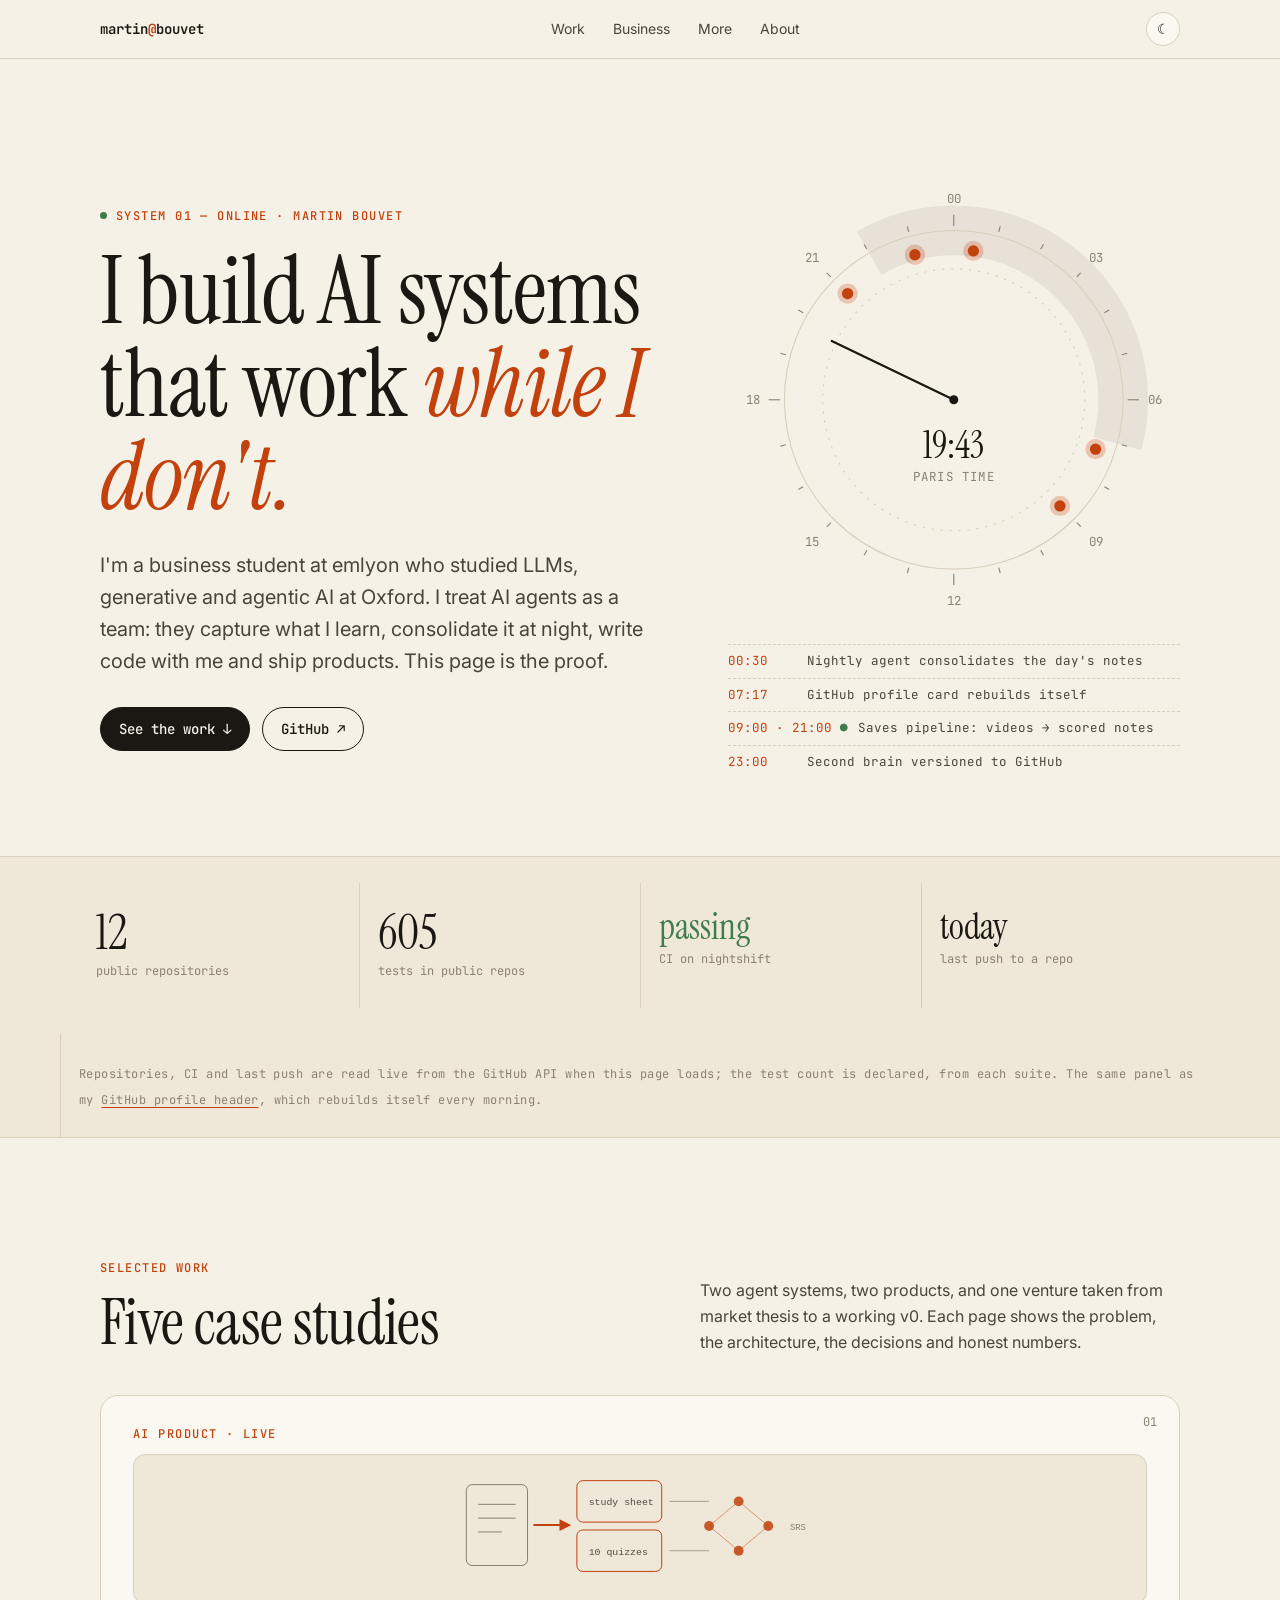
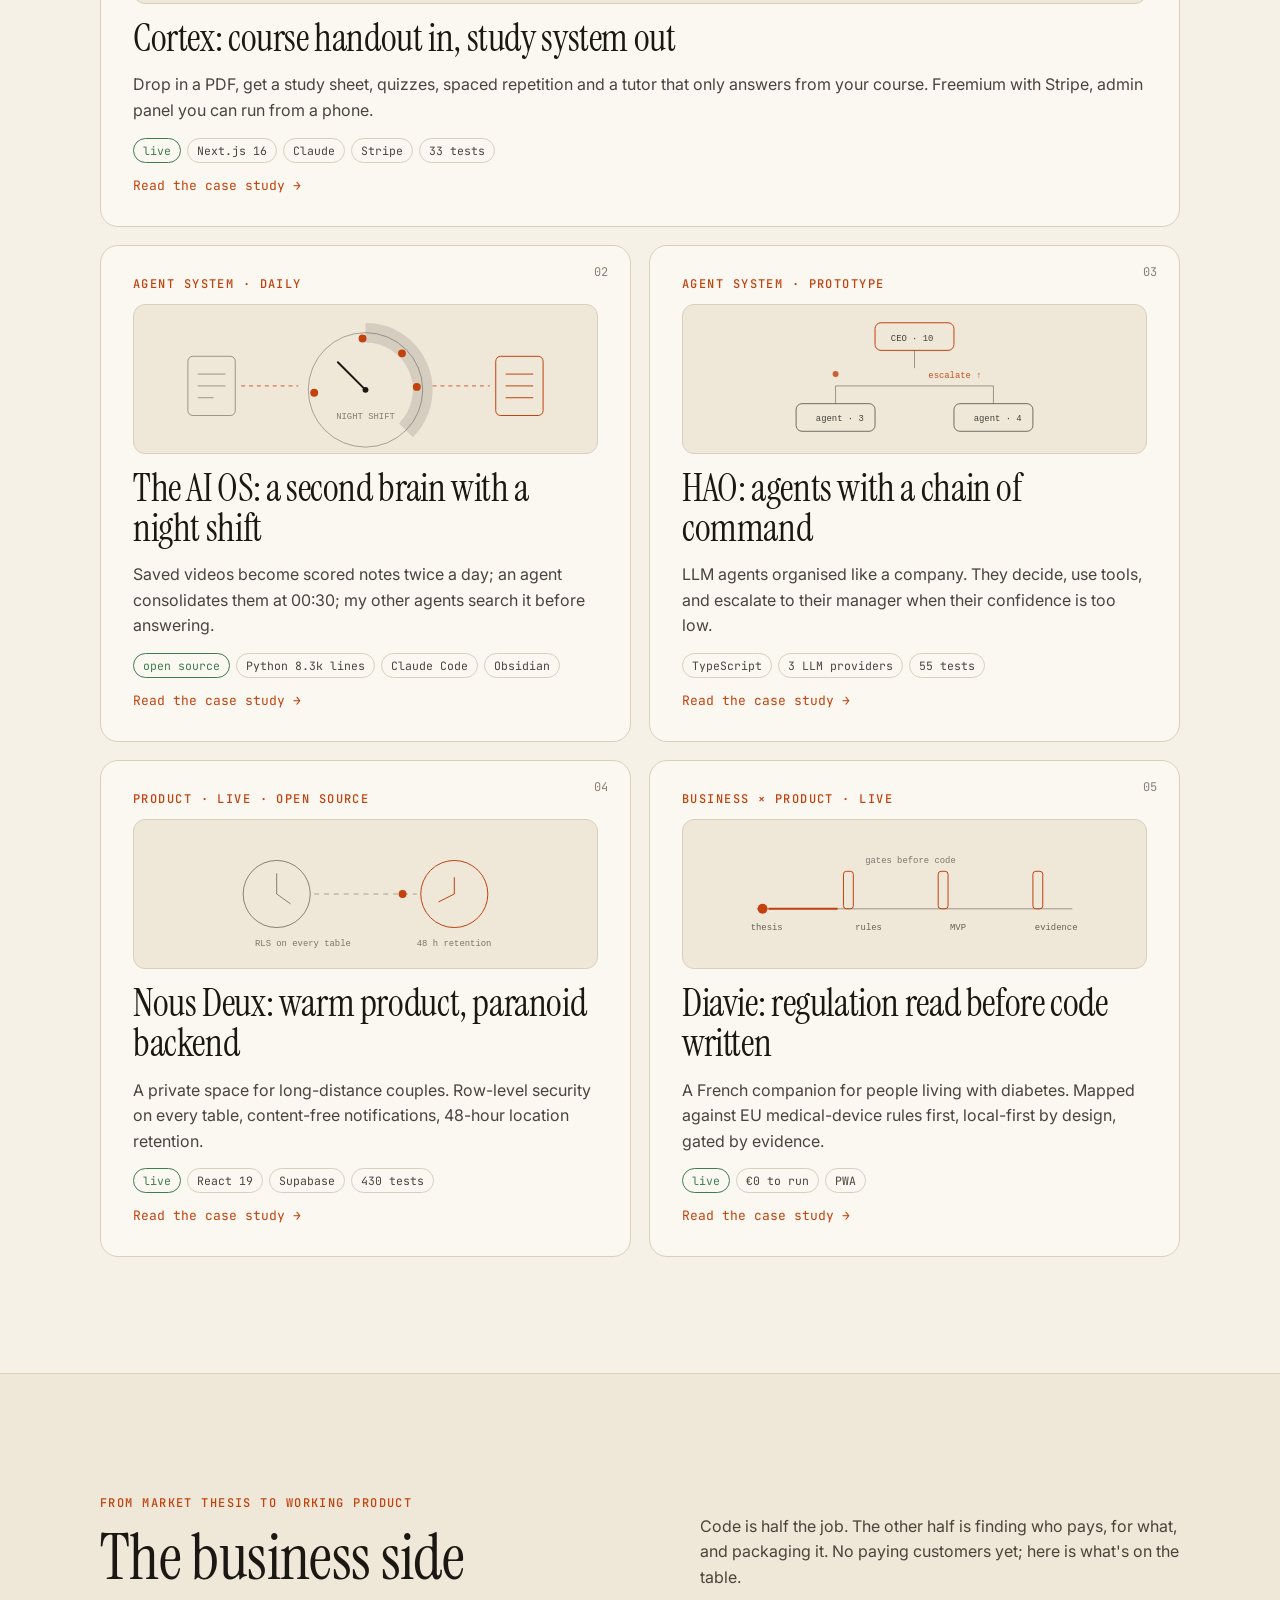
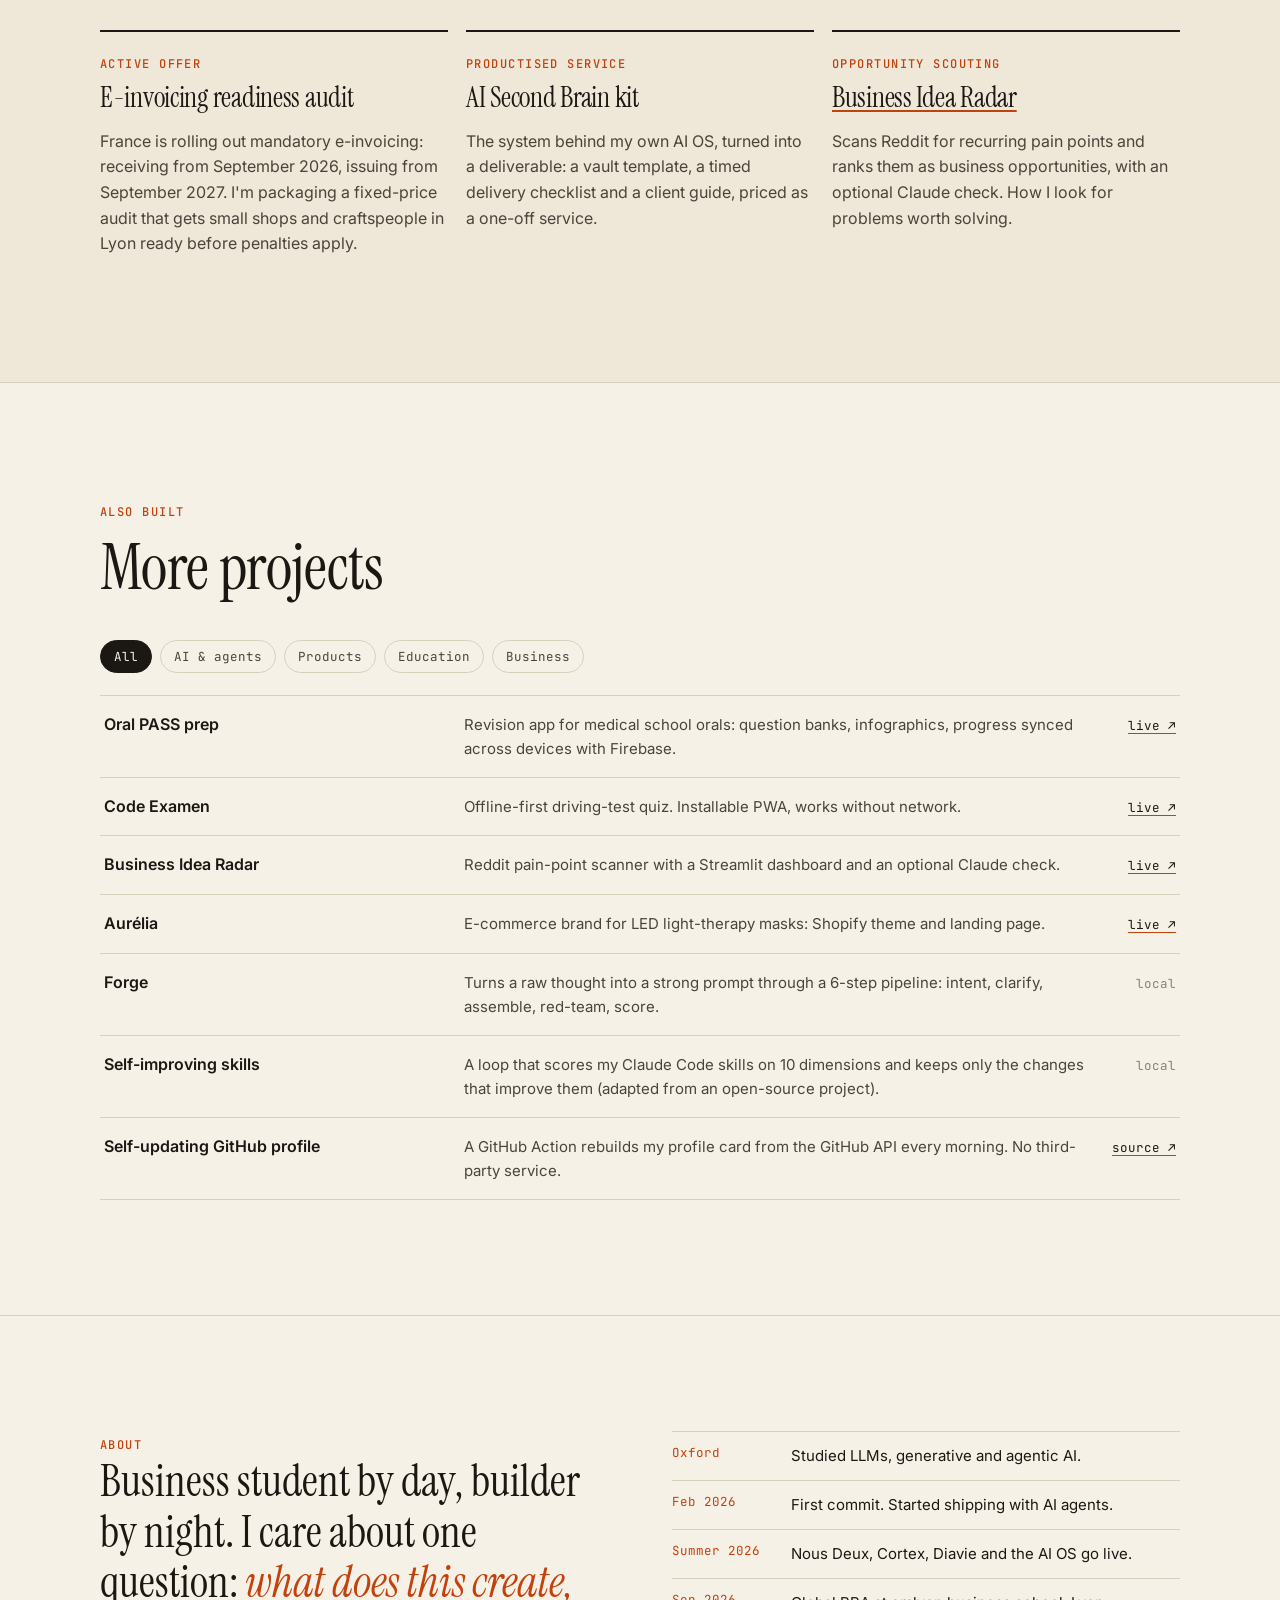
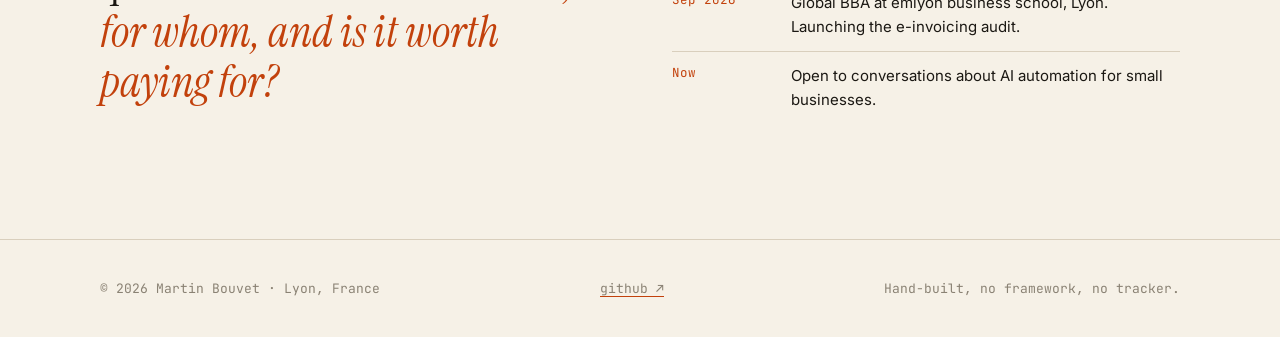
<file: index.html>
<!doctype html>
<html lang="en">
<head>
<meta charset="utf-8">
<meta name="viewport" content="width=device-width, initial-scale=1, viewport-fit=cover">
<title>Martin Bouvet — I build AI systems that work while I don't</title>
<meta name="description" content="Portfolio of Martin Bouvet, business student at emlyon who studied generative and agentic AI at Oxford. AI agents, a second brain that works overnight, and products shipped from market thesis to code.">
<meta property="og:title" content="Martin Bouvet — I build AI systems that work while I don't">
<meta property="og:description" content="AI agents, a second brain that works overnight, and products shipped from market thesis to code.">
<meta property="og:type" content="website">
<meta property="og:image" content="https://martinbouvet2000-tech.github.io/assets/og.png">
<meta property="og:image:width" content="1200">
<meta property="og:image:height" content="630">
<meta name="twitter:card" content="summary_large_image">
<meta name="twitter:image" content="https://martinbouvet2000-tech.github.io/assets/og.png">
<meta property="og:url" content="https://martinbouvet2000-tech.github.io/">
<link rel="preconnect" href="https://fonts.googleapis.com"><link rel="preconnect" href="https://fonts.gstatic.com" crossorigin>
<link href="https://fonts.googleapis.com/css2?family=Instrument+Serif:ital@0;1&family=Inter:wght@400;500;600&family=JetBrains+Mono:wght@400;500&display=swap" rel="stylesheet">
<link rel="stylesheet" href="assets/style.css">
<link rel="icon" href="assets/favicon.svg">
</head>
<body>
<nav class="nav"><div class="wrap">
  <a class="brand" href="./">martin<b>@</b>bouvet</a>
  <ul>
    <li><a href="#work">Work</a></li>
    <li class="hide-s"><a href="#business">Business</a></li>
    <li class="hide-s"><a href="#more">More</a></li>
    <li><a href="#about">About</a></li>
  </ul>
  <button class="theme-btn" aria-label="Toggle theme">☾</button>
</div></nav>

<header class="hero"><div class="wrap hero-grid">
  <div>
    <span class="kicker status-line"><i class="dot" aria-hidden="true"></i>System 01 — online · Martin Bouvet</span>
    <h1>I build AI systems that work <em>while I don't.</em></h1>
    <p class="lede">I'm a business student at emlyon who studied LLMs, generative and agentic AI at Oxford. I treat AI agents as a team: they capture what I learn, consolidate it at night, write code with me and ship products. This page is the proof.</p>
    <div class="cta">
      <a class="btn primary" href="#work">See the work ↓</a>
      <a class="btn" href="https://github.com/martinbouvet2000-tech" target="_blank" rel="noopener">GitHub ↗</a>
    </div>
  </div>
  <div class="dial-box reveal">
    <svg class="dial" viewBox="0 0 400 400" role="img" aria-label="24-hour dial showing when my automated systems run, with the current Paris time"></svg>
    <ul class="legend" aria-label="Scheduled systems, Paris time"></ul>
  </div>
</div></header>

<script type="application/json" id="jobs">
[
  {"label": "Nightly agent consolidates the day's notes", "at": [0.5]},
  {"label": "GitHub profile card rebuilds itself", "at": [7.28]},
  {"label": "Saves pipeline: videos → scored notes", "at": [9, 21]},
  {"label": "Second brain versioned to GitHub", "at": [23]}
]
</script>

<div class="numbers" id="status"><div class="wrap">
  <div><b data-k="repos">12</b><span>public repositories</span></div>
  <div><b data-k="tests">605</b><span>tests in public repos</span></div>
  <div><b data-k="ci">passing</b><span>CI on nightshift</span></div>
  <div><b data-k="ship">today</b><span>last push to a repo</span></div>
</div>
<div class="status-note"><span>Repositories, CI and last push are read live from the GitHub API when this page loads; the test count is declared, from each suite. The same panel as my <a href="https://github.com/martinbouvet2000-tech">GitHub profile header</a>, which rebuilds itself every morning.</span></div>
</div>

<section class="block" id="work"><div class="wrap">
  <div class="sec-head">
    <div><span class="kicker">Selected work</span><h2>Five case studies</h2></div>
    <p>Two agent systems, two products, and one venture taken from market thesis to a working v0. Each page shows the problem, the architecture, the decisions and honest numbers.</p>
  </div>
  <div class="cases">
    <a class="case wide reveal" href="work/cortex.html">
      <span class="num">01</span>
      <span class="kicker">AI product · live</span>
      <div class="case-art" aria-hidden="true"><svg viewBox="0 0 400 150" preserveAspectRatio="xMidYMid meet">
<g fill="none" stroke="currentColor" stroke-opacity=".5"><rect x="24" y="30" width="62" height="82" rx="6"/><path d="M36 50h38M36 64h38M36 78h24"/></g>
<path d="M92 71h36" stroke="var(--accent)" stroke-width="2" marker-end="url(#a1)"/>
<defs><marker id="a1" viewBox="0 0 10 10" refX="8" refY="5" markerWidth="6" markerHeight="6" orient="auto"><path d="M0 0L10 5L0 10z" fill="var(--accent)"/></marker></defs>
<g fill="none" stroke="var(--accent)"><rect x="136" y="26" width="86" height="42" rx="6"/><rect x="136" y="76" width="86" height="42" rx="6"/></g>
<g fill="currentColor" font-family="ui-monospace,monospace" font-size="10" opacity=".75"><text x="148" y="51">study sheet</text><text x="148" y="101">10 quizzes</text></g>
<g fill="none" stroke="currentColor" stroke-opacity=".35"><path d="M230 47h40M230 97h40"/></g>
<g fill="var(--accent)" opacity=".85"><circle cx="300" cy="47" r="5"/><circle cx="330" cy="72" r="5"/><circle cx="300" cy="97" r="5"/><circle cx="270" cy="72" r="5"/></g>
<g stroke="var(--accent)" stroke-opacity=".5" fill="none"><path d="M270 72l30-25 30 25-30 25z"/></g>
<text x="352" y="76" fill="currentColor" opacity=".5" font-family="ui-monospace,monospace" font-size="9">SRS</text></svg></div>
      <h3>Cortex: course handout in, study system out</h3>
      <p>Drop in a PDF, get a study sheet, quizzes, spaced repetition and a tutor that only answers from your course. Freemium with Stripe, admin panel you can run from a phone.</p>
      <div class="meta"><span class="tag live">live</span><span class="tag">Next.js 16</span><span class="tag">Claude</span><span class="tag">Stripe</span><span class="tag">33 tests</span></div>
      <span class="arrow">Read the case study →</span>
    </a>
    <a class="case reveal" href="work/ai-os.html">
      <span class="num">02</span>
      <span class="kicker">Agent system · daily</span>
      <div class="case-art" aria-hidden="true"><svg viewBox="0 0 400 150" preserveAspectRatio="xMidYMid meet">
<g transform="translate(200,86)">
<path d="M0 -58 A58 58 0 0 1 41 41" fill="none" stroke="currentColor" stroke-opacity=".12" stroke-width="20"/>
<circle r="58" fill="none" stroke="currentColor" stroke-opacity=".35"/>
<g fill="var(--accent)"><circle cx="-3" cy="-52" r="4"/><circle cx="37" cy="-37" r="4"/><circle cx="52" cy="-3" r="4"/><circle cx="-52" cy="3" r="4"/></g>
<line x1="0" y1="0" x2="-28" y2="-28" stroke="currentColor" stroke-width="2" stroke-linecap="round"/><circle r="3" fill="currentColor"/>
<text y="30" text-anchor="middle" fill="currentColor" opacity=".5" font-family="ui-monospace,monospace" font-size="9">NIGHT SHIFT</text></g>
<g fill="none" stroke="currentColor" stroke-opacity=".4"><rect x="20" y="52" width="48" height="60" rx="5"/><path d="M30 70h28M30 82h28M30 94h16"/></g>
<g fill="none" stroke="var(--accent)"><rect x="332" y="52" width="48" height="60" rx="5"/><path d="M342 70h28M342 82h28M342 94h28"/></g>
<path d="M74 82h58M268 82h58" stroke="var(--accent)" stroke-dasharray="4 4" opacity=".8"/></svg></div>
      <h3>The AI OS: a second brain with a night shift</h3>
      <p>Saved videos become scored notes twice a day; an agent consolidates them at 00:30; my other agents search it before answering.</p>
      <div class="meta"><span class="tag live">open source</span><span class="tag">Python 8.3k lines</span><span class="tag">Claude Code</span><span class="tag">Obsidian</span></div>
      <span class="arrow">Read the case study →</span>
    </a>
    <a class="case reveal" href="work/hao.html">
      <span class="num">03</span>
      <span class="kicker">Agent system · prototype</span>
      <div class="case-art" aria-hidden="true"><svg viewBox="0 0 400 150" preserveAspectRatio="xMidYMid meet">
<g stroke="currentColor" stroke-opacity=".4" fill="none"><path d="M200 46v18M120 100V82h160v18"/></g>
<g fill="none" stroke="var(--accent)"><rect x="160" y="18" width="80" height="28" rx="6"/></g>
<g fill="none" stroke="currentColor" stroke-opacity=".6"><rect x="80" y="100" width="80" height="28" rx="6"/><rect x="240" y="100" width="80" height="28" rx="6"/></g>
<g fill="currentColor" font-family="ui-monospace,monospace" font-size="9" opacity=".8"><text x="176" y="36">CEO · 10</text><text x="100" y="118">agent · 3</text><text x="260" y="118">agent · 4</text></g>
<g fill="var(--accent)"><circle cx="120" cy="92" r="3"><animate attributeName="cy" values="92;70;70" dur="3s" repeatCount="indefinite"/><animate attributeName="opacity" values="1;1;0" dur="3s" repeatCount="indefinite"/></circle></g>
<text x="214" y="74" fill="var(--accent)" font-family="ui-monospace,monospace" font-size="9" opacity=".9">escalate ↑</text></svg></div>
      <h3>HAO: agents with a chain of command</h3>
      <p>LLM agents organised like a company. They decide, use tools, and escalate to their manager when their confidence is too low.</p>
      <div class="meta"><span class="tag">TypeScript</span><span class="tag">3 LLM providers</span><span class="tag">55 tests</span></div>
      <span class="arrow">Read the case study →</span>
    </a>
    <a class="case reveal" href="work/nous-deux.html">
      <span class="num">04</span>
      <span class="kicker">Product · live · open source</span>
      <div class="case-art" aria-hidden="true"><svg viewBox="0 0 400 150" preserveAspectRatio="xMidYMid meet">
<g fill="none" stroke="currentColor" stroke-opacity=".5"><circle cx="110" cy="75" r="34"/><path d="M110 75V54M110 75l14 10"/></g>
<g fill="none" stroke="var(--accent)"><circle cx="290" cy="75" r="34"/><path d="M290 75V58M290 75l-16 8"/></g>
<path d="M148 75h104" stroke="currentColor" stroke-opacity=".35" stroke-dasharray="5 5"/>
<g fill="var(--accent)"><circle cx="200" cy="75" r="4"><animate attributeName="cx" values="152;248;152" dur="4s" repeatCount="indefinite"/></circle></g>
<g fill="currentColor" opacity=".55" font-family="ui-monospace,monospace" font-size="9"><text x="88" y="128">RLS on every table</text><text x="252" y="128">48 h retention</text></g></svg></div>
      <h3>Nous Deux: warm product, paranoid backend</h3>
      <p>A private space for long-distance couples. Row-level security on every table, content-free notifications, 48-hour location retention.</p>
      <div class="meta"><span class="tag live">live</span><span class="tag">React 19</span><span class="tag">Supabase</span><span class="tag">430 tests</span></div>
      <span class="arrow">Read the case study →</span>
    </a>
    <a class="case reveal" href="work/diavie.html">
      <span class="num">05</span>
      <span class="kicker">Business × product · live</span>
      <div class="case-art" aria-hidden="true"><svg viewBox="0 0 400 150" preserveAspectRatio="xMidYMid meet">
<g stroke="currentColor" stroke-opacity=".4" fill="none"><path d="M40 90h320"/></g>
<g font-family="ui-monospace,monospace" font-size="9" fill="currentColor" opacity=".65"><text x="34" y="112">thesis</text><text x="140" y="112">rules</text><text x="236" y="112">MVP</text><text x="322" y="112">evidence</text></g>
<g fill="none" stroke="var(--accent)"><rect x="128" y="52" width="10" height="38" rx="3"/><rect x="224" y="52" width="10" height="38" rx="3"/><rect x="320" y="52" width="10" height="38" rx="3"/></g>
<g fill="var(--accent)"><circle cx="46" cy="90" r="5"/></g>
<path d="M52 90h70" stroke="var(--accent)" stroke-width="2"/>
<text x="150" y="44" fill="currentColor" opacity=".55" font-family="ui-monospace,monospace" font-size="9">gates before code</text></svg></div>
      <h3>Diavie: regulation read before code written</h3>
      <p>A French companion for people living with diabetes. Mapped against EU medical-device rules first, local-first by design, gated by evidence.</p>
      <div class="meta"><span class="tag live">live</span><span class="tag">€0 to run</span><span class="tag">PWA</span></div>
      <span class="arrow">Read the case study →</span>
    </a>
  </div>
</div></section>

<section class="block" id="business" style="background:var(--bg-2);border-block:1px solid var(--line)"><div class="wrap">
  <div class="sec-head">
    <div><span class="kicker">From market thesis to working product</span><h2>The business side</h2></div>
    <p>Code is half the job. The other half is finding who pays, for what, and packaging it. No paying customers yet; here is what's on the table.</p>
  </div>
  <div class="biz">
    <article class="reveal">
      <span class="kicker">Active offer</span>
      <h3>E-invoicing readiness audit</h3>
      <p>France is rolling out mandatory e-invoicing: receiving from September 2026, issuing from September 2027. I'm packaging a fixed-price audit that gets small shops and craftspeople in Lyon ready before penalties apply.</p>
    </article>
    <article class="reveal">
      <span class="kicker">Productised service</span>
      <h3>AI Second Brain kit</h3>
      <p>The system behind my own AI OS, turned into a deliverable: a vault template, a timed delivery checklist and a client guide, priced as a one-off service.</p>
    </article>
    <article class="reveal">
      <span class="kicker">Opportunity scouting</span>
      <h3><a href="https://github.com/martinbouvet2000-tech/business-idea-radar">Business Idea Radar</a></h3>
      <p>Scans Reddit for recurring pain points and ranks them as business opportunities, with an optional Claude check. How I look for problems worth solving.</p>
    </article>
  </div>
</div></section>

<section class="block" id="more"><div class="wrap">
  <div class="sec-head">
    <div><span class="kicker">Also built</span><h2>More projects</h2></div>
  </div>
  <div class="filters" role="group" aria-label="Filter projects">
    <button data-f="all" aria-pressed="true">All</button>
    <button data-f="agents" aria-pressed="false">AI &amp; agents</button>
    <button data-f="product" aria-pressed="false">Products</button>
    <button data-f="learning" aria-pressed="false">Education</button>
    <button data-f="business" aria-pressed="false">Business</button>
  </div>
  <ul class="other">
    <li data-cat="learning product"><b>Oral PASS prep</b><span>Revision app for medical school orals: question banks, infographics, progress synced across devices with Firebase.</span><a href="https://martinbouvet2000-tech.github.io/Citation/">live ↗</a></li>
    <li data-cat="learning product"><b>Code Examen</b><span>Offline-first driving-test quiz. Installable PWA, works without network.</span><a href="https://martinbouvet2000-tech.github.io/code-examen/">live ↗</a></li>
    <li data-cat="agents business"><b>Business Idea Radar</b><span>Reddit pain-point scanner with a Streamlit dashboard and an optional Claude check.</span><a href="https://martinbouvet2000-tech.github.io/business-idea-radar/">live ↗</a></li>
    <li data-cat="product business"><b>Aurélia</b><span>E-commerce brand for LED light-therapy masks: Shopify theme and landing page.</span><a href="https://martinbouvet2000-tech.github.io/aurelia-masque/">live ↗</a></li>
    <li data-cat="agents"><b>Forge</b><span>Turns a raw thought into a strong prompt through a 6-step pipeline: intent, clarify, assemble, red-team, score.</span><a class="mute">local</a></li>
    <li data-cat="agents"><b>Self-improving skills</b><span>A loop that scores my Claude Code skills on 10 dimensions and keeps only the changes that improve them (adapted from an open-source project).</span><a class="mute">local</a></li>
    <li data-cat="agents"><b>Self-updating GitHub profile</b><span>A GitHub Action rebuilds my profile card from the GitHub API every morning. No third-party service.</span><a href="https://github.com/martinbouvet2000-tech/martinbouvet2000-tech">source ↗</a></li>
  </ul>
</div></section>

<section class="block" id="about" style="border-top:1px solid var(--line)"><div class="wrap about">
  <div class="reveal">
    <span class="kicker">About</span>
    <p class="big">Business student by day, builder by night. I care about one question: <em>what does this create, for whom, and is it worth paying for?</em></p>
  </div>
  <ol class="timeline reveal">
    <li><time>Oxford</time><span>Studied LLMs, generative and agentic AI.</span></li>
    <li><time>Feb 2026</time><span>First commit. Started shipping with AI agents.</span></li>
    <li><time>Summer 2026</time><span>Nous Deux, Cortex, Diavie and the AI OS go live.</span></li>
    <li><time>Sep 2026</time><span>Global BBA at emlyon business school, Lyon. Launching the e-invoicing audit.</span></li>
    <li><time>Now</time><span>Open to conversations about AI automation for small businesses.</span></li>
  </ol>
</div></section>

<footer><div class="wrap">
  <span>© 2026 Martin Bouvet · Lyon, France</span>
  <span><a href="https://github.com/martinbouvet2000-tech">github ↗</a></span>
  <span>Hand-built, no framework, no tracker.</span>
</div></footer>
<script src="assets/main.js"></script>
</body>
</html>
</file>
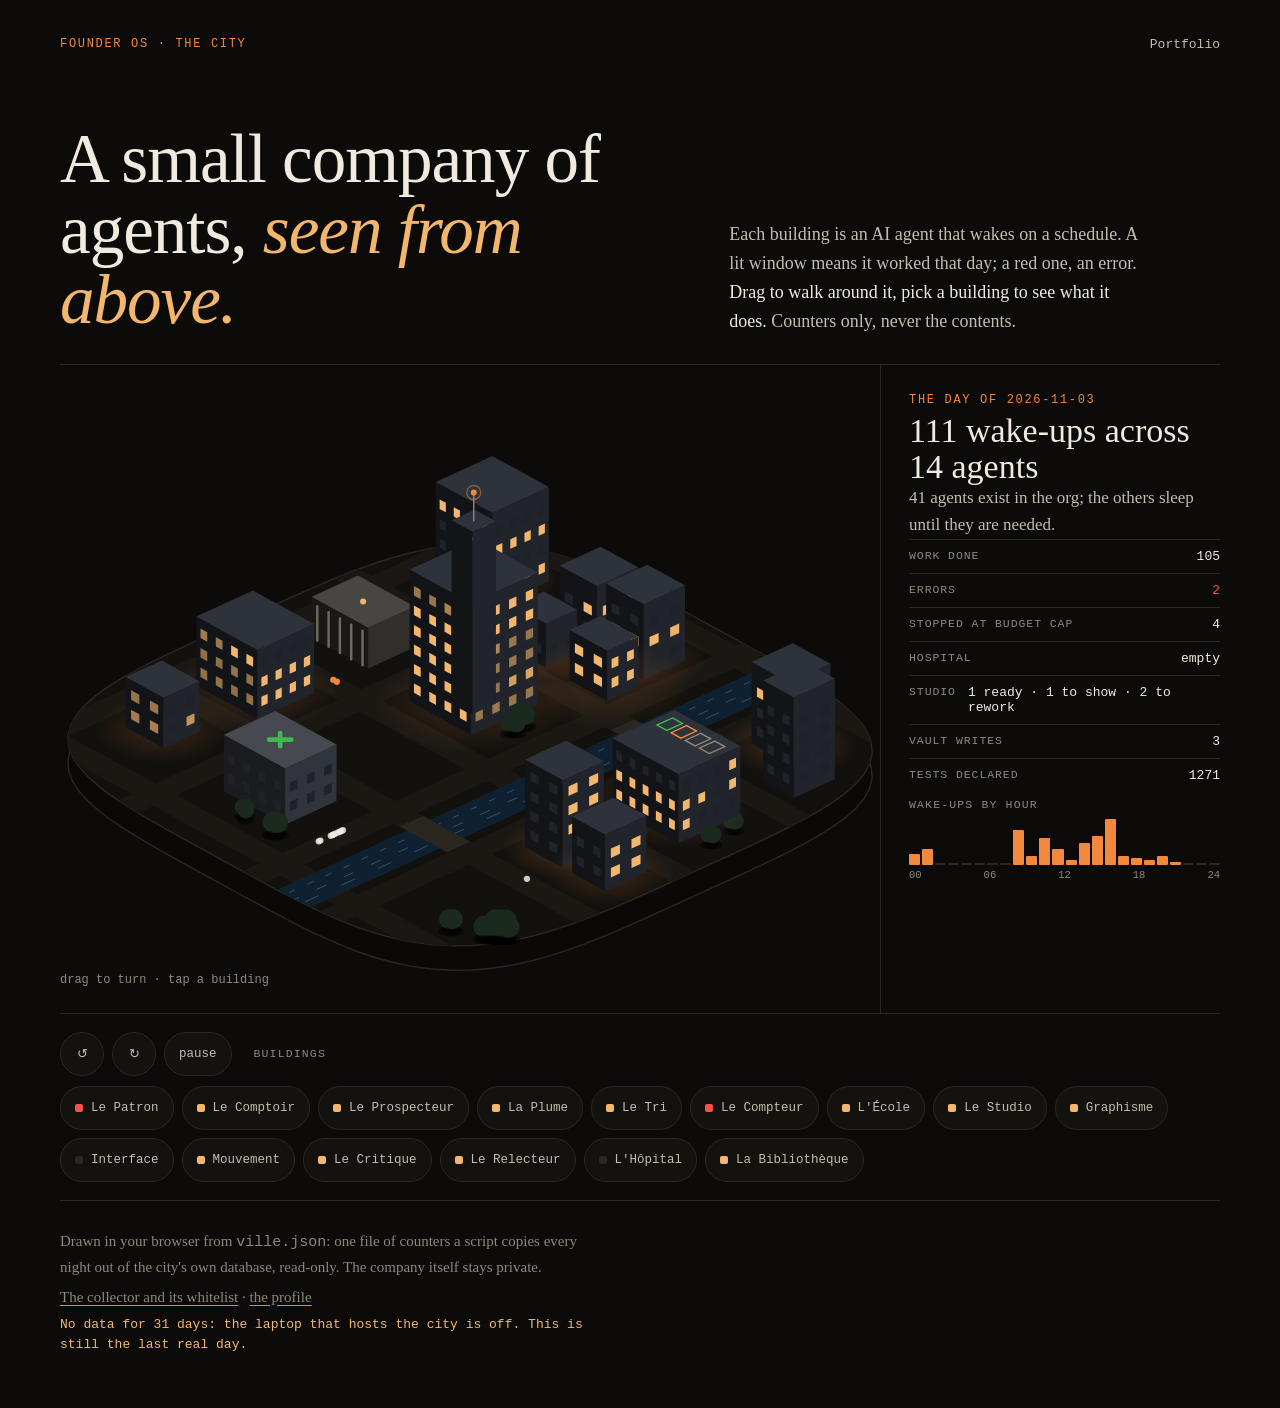
<file: ville/index.html>
<!doctype html>
<html lang="en">
<head>
<meta charset="utf-8">
<meta name="viewport" content="width=device-width, initial-scale=1, viewport-fit=cover">
<title>The agent city · Martin Bouvet</title>
<meta name="description" content="A small company of AI agents seen from above: one building per agent, lit windows where it worked today. Counters only, never the contents.">
<meta name="theme-color" content="#0c0b09">
<link rel="icon" href="../assets/favicon.svg">
<!-- Direction: night map, editorial. Authority: the profile's control room (header.svg, nightly.svg) and the portfolio's dark tokens.
     Palette: #0c0b09 ground, #f1ebdf ink, #8f8779 mute, #2c2720 line, #f0883e accent, #f2b66d lit window, #f85149 error.
     Fonts: system serif + system mono, nothing fetched. Dependencies: none. -->
<style>
:root {
  --bg: #0c0b09; --bg-2: #14120f; --ink: #f1ebdf; --ink-2: #c4bcad; --mute: #8f8779; --line: #2c2720;
  --accent: #f0883e; --lit: #f2b66d; --red: #f85149; --ok: #7ee787;
  --serif: "Iowan Old Style", "Palatino Linotype", Palatino, Georgia, serif;
  --mono: ui-monospace, SFMono-Regular, "JetBrains Mono", "Cascadia Mono", Consolas, monospace;
  --ease: cubic-bezier(.22, .8, .24, 1);
  color-scheme: dark;
}
* { box-sizing: border-box; }
html, body { margin: 0; background: var(--bg); color: var(--ink); }
body { font: 16px/1.6 var(--serif); -webkit-font-smoothing: antialiased; min-height: 100vh; }
a { color: inherit; text-decoration-color: var(--accent); text-underline-offset: 3px; }
a:hover { color: var(--accent); }
:focus-visible { outline: 2px solid var(--accent); outline-offset: 3px; border-radius: 4px; }
.wrap { max-width: 1240px; margin: 0 auto; padding: 0 clamp(18px, 4vw, 40px); }
.kicker { font: 500 12px/1.2 var(--mono); letter-spacing: .14em; text-transform: uppercase; color: var(--accent); }
.mono { font-family: var(--mono); }

header.top { display: flex; justify-content: space-between; align-items: center; gap: 16px; padding: 22px 0 0; }
header.top a { font: 13px var(--mono); color: var(--ink-2); text-decoration: none; min-height: 44px; display: inline-flex; align-items: center; }
header.top a:hover { color: var(--accent); }

.intro { display: grid; grid-template-columns: 1.25fr 1fr; gap: 24px 56px; align-items: end; padding: 44px 0 28px; }
h1 { font-weight: 400; font-size: clamp(38px, 5.4vw, 72px); line-height: 1.02; letter-spacing: -.015em; margin: 14px 0 0; }
h1 em { color: var(--lit); }
.lede { color: var(--ink-2); font-size: 18px; margin: 0; max-width: 46ch; }
.lede b { color: var(--ink); font-weight: 400; }

.stage { position: relative; display: grid; grid-template-columns: 1fr 340px; border-top: 1px solid var(--line); border-bottom: 1px solid var(--line); }
.canvas-box { position: relative; height: min(72vh, 680px); min-height: 420px; touch-action: none; cursor: grab; }
.canvas-box.dragging { cursor: grabbing; }
canvas { position: absolute; inset: 0; width: 100%; height: 100%; display: block; }
.hint { position: absolute; left: 0; bottom: 14px; font: 12px var(--mono); color: var(--mute); pointer-events: none; transition: opacity .6s var(--ease); }
.tip { position: absolute; pointer-events: none; font: 12px/1.3 var(--mono); color: var(--ink); background: rgba(12, 11, 9, .88);
  border: 1px solid var(--line); border-radius: 6px; padding: 6px 9px; white-space: nowrap; opacity: 0; transform: translate(-50%, calc(-100% - 10px)) translateY(4px);
  transition: opacity .2s var(--ease), transform .25s var(--ease); }
.tip.on { opacity: 1; transform: translate(-50%, calc(-100% - 10px)); }
.tip b { color: var(--lit); font-weight: 500; }

.card { border-left: 1px solid var(--line); padding: 28px 0 28px 28px; display: flex; flex-direction: column; gap: 18px; min-height: 100%; }
.card h2 { font-weight: 400; font-size: 34px; line-height: 1.05; margin: 6px 0 0; }
.card p.role { color: var(--ink-2); margin: 0; font-size: 17px; min-height: 3.2em; }
.rows { margin: 0; padding: 0; list-style: none; font: 13px var(--mono); }
.rows li { display: flex; justify-content: space-between; gap: 12px; padding: 9px 0; border-top: 1px solid var(--line); }
.rows li span:first-child { color: var(--mute); letter-spacing: .08em; text-transform: uppercase; font-size: 11.5px; }
.rows .red { color: var(--red); }
.rows .lit { color: var(--lit); }
.rows + div { margin-top: 6px; }
.hours { display: grid; grid-template-columns: repeat(24, 1fr); gap: 2px; align-items: end; height: 46px; }
.hours i { display: block; background: var(--accent); border-radius: 1px; min-height: 2px; transform-origin: bottom; transition: transform .6s var(--ease); }
.hours i.zero { background: var(--line); }
.hours-scale { display: flex; justify-content: space-between; font: 10.5px var(--mono); color: var(--mute); margin-top: 4px; }
.card .back { align-self: flex-start; font: 12px var(--mono); color: var(--ink-2); background: none; border: 1px solid var(--line); border-radius: 999px;
  padding: 0 14px; min-height: 44px; cursor: pointer; transition: border-color .2s, color .2s; }
.card .back:hover { color: var(--accent); border-color: var(--accent); }
.card .fade { animation: in .45s var(--ease); }
@keyframes in { from { opacity: 0; transform: translateY(6px); } }

.controls { display: flex; flex-wrap: wrap; align-items: center; gap: 10px 22px; padding: 18px 0; }
.turn { display: flex; gap: 8px; }
.turn button, .chips button {
  font: 12.5px var(--mono); color: var(--ink-2); background: var(--bg-2); border: 1px solid var(--line); border-radius: 999px;
  min-height: 44px; min-width: 44px; padding: 0 14px; cursor: pointer; transition: border-color .2s, color .2s, background .2s;
}
.turn button:hover, .chips button:hover { color: var(--ink); border-color: var(--mute); }
.chips { display: flex; flex-wrap: wrap; gap: 8px; list-style: none; margin: 0; padding: 0; }
.chips button { display: inline-flex; align-items: center; gap: 8px; }
.chips button::before { content: ""; width: 8px; height: 8px; border-radius: 2px; background: var(--line); }
.chips button.worked::before { background: var(--lit); }
.chips button.err::before { background: var(--red); }
.chips button[aria-pressed="true"] { color: var(--bg); background: var(--ink); border-color: var(--ink); }
.label-q { font: 11.5px var(--mono); color: var(--mute); letter-spacing: .1em; text-transform: uppercase; }

footer { padding: 28px 0 48px; color: var(--mute); font-size: 15px; border-top: 1px solid var(--line); }
footer p { margin: 0 0 6px; max-width: 70ch; }
.stale { color: var(--lit); font-family: var(--mono); font-size: 13px; }

@media (max-width: 900px) {
  .intro { grid-template-columns: 1fr; padding-top: 28px; }
  .stage { grid-template-columns: 1fr; }
  .canvas-box { height: min(64vh, 100vw); min-height: 320px; max-height: 560px; }
  .hint { bottom: 8px; }
  .card { border-left: 0; border-top: 1px solid var(--line); padding: 24px 0; min-height: 0; }
  .card h2 { font-size: 30px; }
}
@media (prefers-reduced-motion: reduce) {
  *, *::before, *::after { animation: none !important; transition: none !important; }
}
</style>
</head>
<body>
<div class="wrap">
  <header class="top">
    <span class="kicker">Founder OS · the city</span>
    <a href="../">Portfolio</a>
  </header>

  <section class="intro">
    <div>
      <h1>A small company of agents, <em>seen from above.</em></h1>
    </div>
    <p class="lede" id="lede">Each building is an AI agent that wakes on a schedule. A lit window means it worked that day; a red one, an error. <b>Drag to walk around it, pick a building to see what it does.</b> Counters only, never the contents.</p>
  </section>

  <section class="stage" aria-label="The city">
    <div class="canvas-box" id="box">
      <canvas id="c" role="img" aria-label="Isometric map of the agent city"></canvas>
      <div class="tip" id="tip" aria-hidden="true"></div>
      <p class="hint" id="hint">drag to turn · tap a building</p>
    </div>
    <aside class="card" id="card" aria-live="polite"></aside>
  </section>

  <div class="controls">
    <div class="turn" role="group" aria-label="Turn the city">
      <button type="button" id="left" aria-label="Turn left">&#8634;</button>
      <button type="button" id="right" aria-label="Turn right">&#8635;</button>
      <button type="button" id="pause" aria-pressed="false">pause</button>
    </div>
    <span class="label-q">Buildings</span>
    <ul class="chips" id="chips"></ul>
  </div>

  <footer>
    <p id="source">Drawn in your browser from <span class="mono">ville.json</span>: one file of counters a script copies every night out of the city's own database, read-only. The company itself stays private.</p>
    <p><a href="https://github.com/martinbouvet2000-tech/martinbouvet2000-tech/blob/main/scripts/collect_ville.py">The collector and its whitelist</a> · <a href="https://github.com/martinbouvet2000-tech">the profile</a></p>
    <p class="stale" id="stale" hidden></p>
  </footer>
</div>
<script src="ville.js"></script>
</body>
</html>
</file>
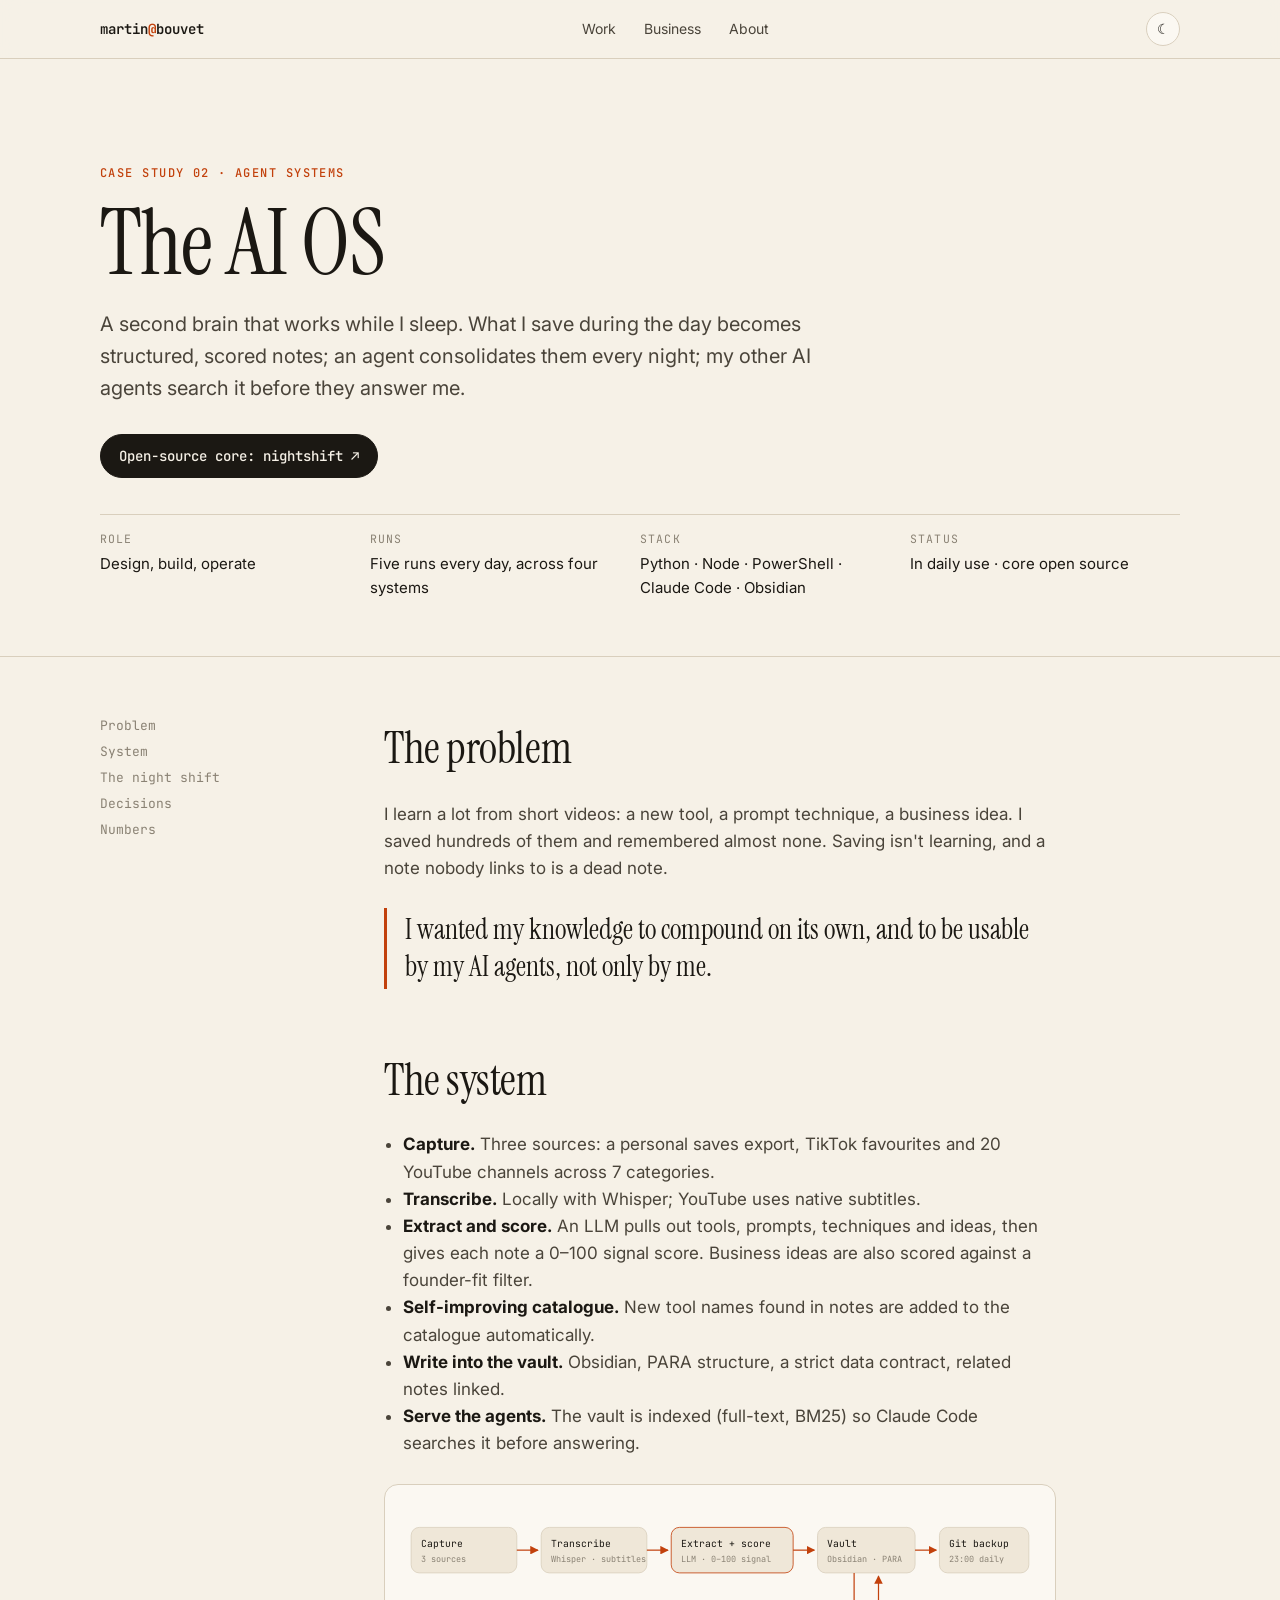
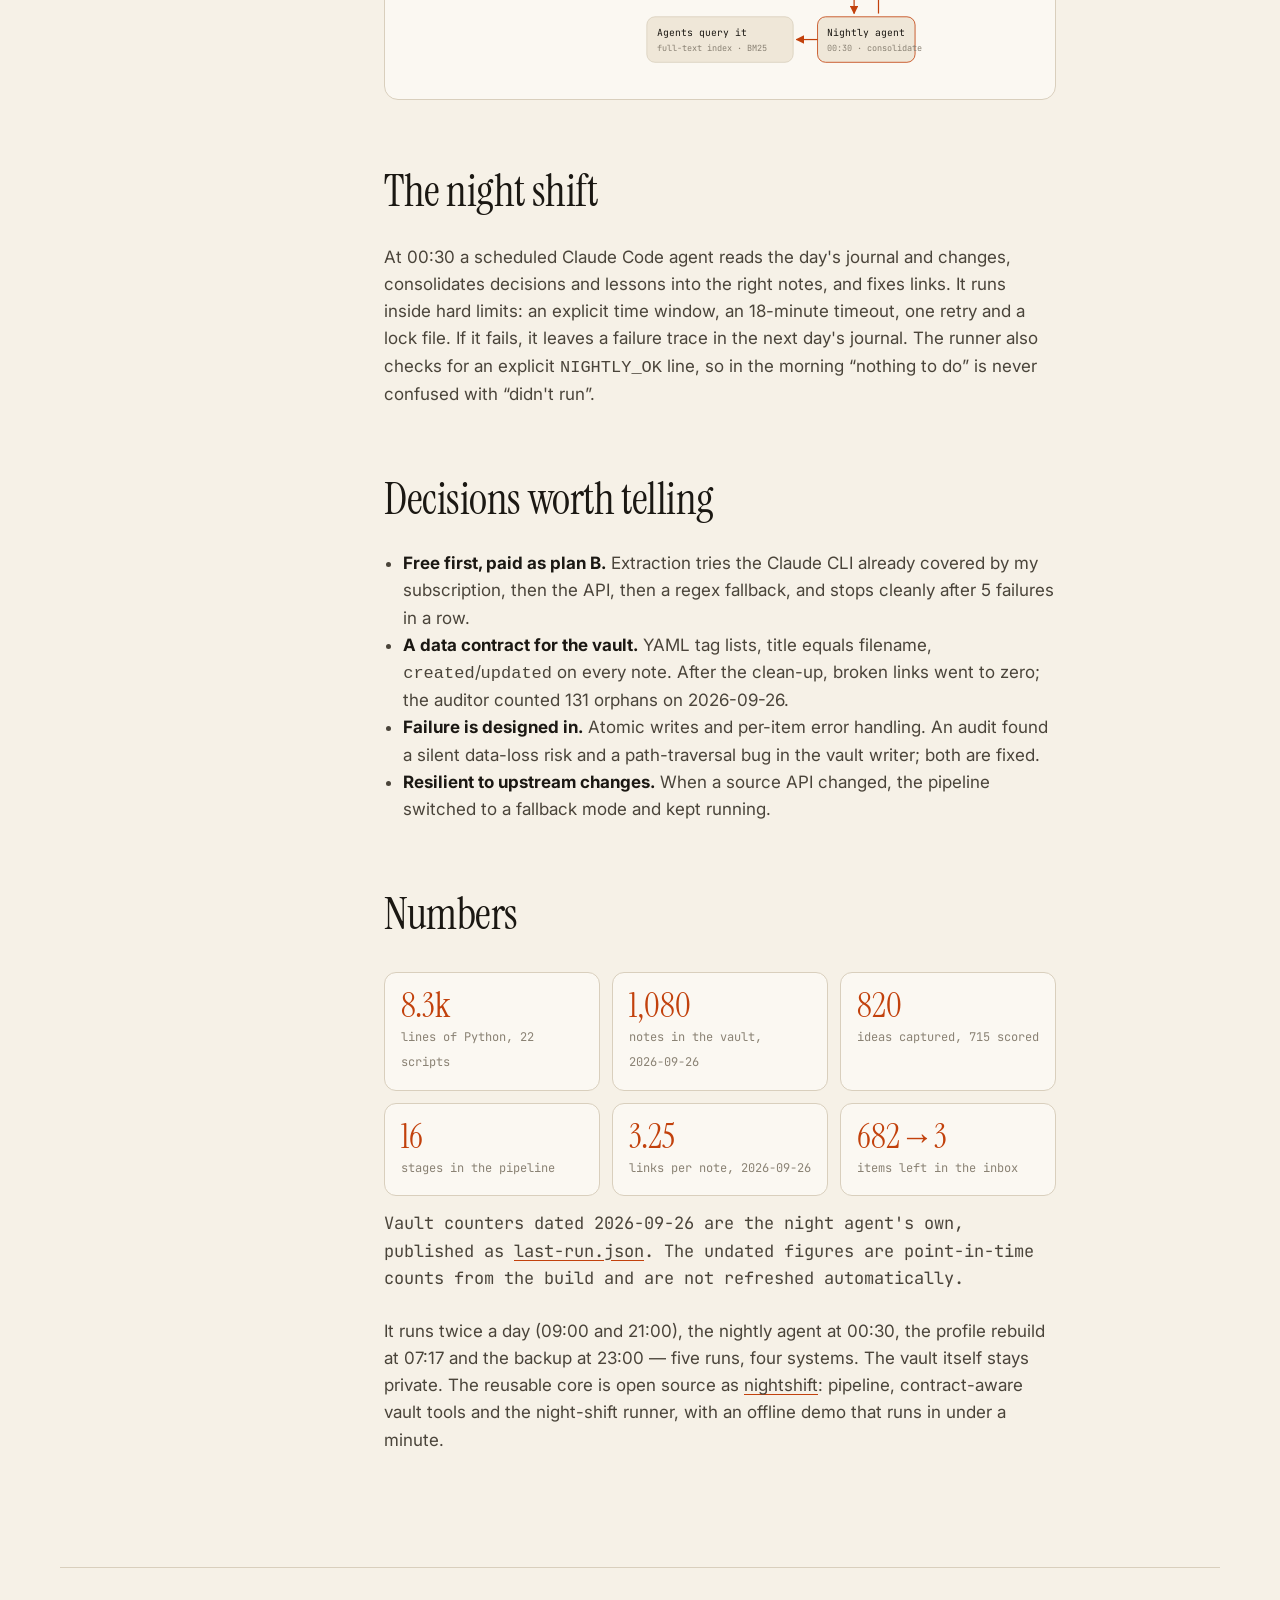
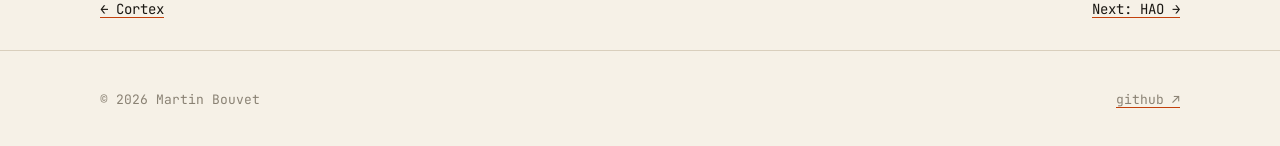
<file: work/ai-os.html>
<!doctype html>
<html lang="en">
<head>
<meta charset="utf-8">
<meta name="viewport" content="width=device-width, initial-scale=1, viewport-fit=cover">
<title>The AI OS — a second brain that works overnight · Martin Bouvet</title>
<meta name="description" content="Case study: a personal AI operating system. Saved videos become scored notes twice a day, a nightly agent consolidates them, and other agents query the result.">
<meta property="og:title" content="The AI OS — a second brain that works overnight · Martin Bouvet">
<meta property="og:description" content="Case study: a personal AI operating system. Saved videos become scored notes twice a day, a nightly agent consolidates them, and other agents query the result.">
<meta property="og:type" content="article">
<meta property="og:image" content="https://martinbouvet2000-tech.github.io/assets/og.png">
<meta name="twitter:card" content="summary_large_image">
<meta name="twitter:image" content="https://martinbouvet2000-tech.github.io/assets/og.png">
<link rel="preconnect" href="https://fonts.googleapis.com"><link rel="preconnect" href="https://fonts.gstatic.com" crossorigin>
<link href="https://fonts.googleapis.com/css2?family=Instrument+Serif:ital@0;1&family=Inter:wght@400;500;600&family=JetBrains+Mono:wght@400;500&display=swap" rel="stylesheet">
<link rel="stylesheet" href="../assets/style.css">
<link rel="icon" href="../assets/favicon.svg">
</head>
<body>
<nav class="nav"><div class="wrap">
  <a class="brand" href="../">martin<b>@</b>bouvet</a>
  <ul><li><a href="../#work">Work</a></li><li class="hide-s"><a href="../#business">Business</a></li><li><a href="../#about">About</a></li></ul>
  <button class="theme-btn" aria-label="Toggle theme">☾</button>
</div></nav>

<header class="cs-hero"><div class="wrap">
  <span class="kicker">Case study 02 · Agent systems</span>
  <h1>The AI OS</h1>
  <p class="lede">A second brain that works while I sleep. What I save during the day becomes structured, scored notes; an agent consolidates them every night; my other AI agents search it before they answer me.</p>
  <div class="cta">
    <a class="btn primary" href="https://github.com/martinbouvet2000-tech/nightshift" target="_blank" rel="noopener">Open-source core: nightshift ↗</a>
  </div>
  <dl class="cs-facts">
    <div><dt>Role</dt><dd>Design, build, operate</dd></div>
    <div><dt>Runs</dt><dd>Five runs every day, across four systems</dd></div>
    <div><dt>Stack</dt><dd>Python · Node · PowerShell · Claude Code · Obsidian</dd></div>
    <div><dt>Status</dt><dd>In daily use · core open source</dd></div>
  </dl>
</div></header>

<div class="wrap cs-body">
  <aside class="cs-toc"><a href="#problem">Problem</a><a href="#system">System</a><a href="#night">The night shift</a><a href="#decisions">Decisions</a><a href="#numbers">Numbers</a></aside>
  <article class="prose">
    <h2 id="problem">The problem</h2>
    <p>I learn a lot from short videos: a new tool, a prompt technique, a business idea. I saved hundreds of them and remembered almost none. Saving isn't learning, and a note nobody links to is a dead note.</p>
    <p class="callout">I wanted my knowledge to compound on its own, and to be usable by my AI agents, not only by me.</p>

    <h2 id="system">The system</h2>
    <ul>
      <li><strong>Capture.</strong> Three sources: a personal saves export, TikTok favourites and 20 YouTube channels across 7 categories.</li>
      <li><strong>Transcribe.</strong> Locally with Whisper; YouTube uses native subtitles.</li>
      <li><strong>Extract and score.</strong> An LLM pulls out tools, prompts, techniques and ideas, then gives each note a 0–100 signal score. Business ideas are also scored against a founder-fit filter.</li>
      <li><strong>Self-improving catalogue.</strong> New tool names found in notes are added to the catalogue automatically.</li>
      <li><strong>Write into the vault.</strong> Obsidian, PARA structure, a strict data contract, related notes linked.</li>
      <li><strong>Serve the agents.</strong> The vault is indexed (full-text, BM25) so Claude Code searches it before answering.</li>
    </ul>
    <div class="diagram" role="img" aria-label="Pipeline: capture, transcribe, extract and score with an LLM, write to the vault, nightly agent consolidates, git backup, agents query the index.">
      <svg viewBox="0 0 780 220">
        <defs><marker id="arr" viewBox="0 0 10 10" refX="9" refY="5" markerWidth="7" markerHeight="7" orient="auto"><path d="M0 0L10 5L0 10z"/></marker></defs>
        <rect class="box" x="10" y="30" width="130" height="56" rx="10"/><text x="22" y="54">Capture</text><text class="sub" x="22" y="72">3 sources</text>
        <rect class="box" x="170" y="30" width="130" height="56" rx="10"/><text x="182" y="54">Transcribe</text><text class="sub" x="182" y="72">Whisper · subtitles</text>
        <rect class="box hot" x="330" y="30" width="150" height="56" rx="10"/><text x="342" y="54">Extract + score</text><text class="sub" x="342" y="72">LLM · 0–100 signal</text>
        <rect class="box" x="510" y="30" width="120" height="56" rx="10"/><text x="522" y="54">Vault</text><text class="sub" x="522" y="72">Obsidian · PARA</text>
        <rect class="box hot" x="510" y="140" width="120" height="56" rx="10"/><text x="522" y="164">Nightly agent</text><text class="sub" x="522" y="182">00:30 · consolidate</text>
        <rect class="box" x="660" y="30" width="110" height="56" rx="10"/><text x="672" y="54">Git backup</text><text class="sub" x="672" y="72">23:00 daily</text>
        <rect class="box" x="300" y="140" width="180" height="56" rx="10"/><text x="312" y="164">Agents query it</text><text class="sub" x="312" y="182">full-text index · BM25</text>
        <path class="edge" d="M140 58H166"/><path class="edge" d="M300 58H326"/><path class="edge" d="M480 58H506"/><path class="edge" d="M630 58H656"/>
        <path class="edge" d="M555 86V136"/><path class="edge" d="M585 136V90"/><path class="edge" d="M510 168H484"/>
      </svg>
    </div>

    <h2 id="night">The night shift</h2>
    <p>At 00:30 a scheduled Claude Code agent reads the day's journal and changes, consolidates decisions and lessons into the right notes, and fixes links. It runs inside hard limits: an explicit time window, an 18-minute timeout, one retry and a lock file. If it fails, it leaves a failure trace in the next day's journal. The runner also checks for an explicit <code>NIGHTLY_OK</code> line, so in the morning “nothing to do” is never confused with “didn't run”.</p>

    <h2 id="decisions">Decisions worth telling</h2>
    <ul>
      <li><strong>Free first, paid as plan B.</strong> Extraction tries the Claude CLI already covered by my subscription, then the API, then a regex fallback, and stops cleanly after 5 failures in a row.</li>
      <li><strong>A data contract for the vault.</strong> YAML tag lists, title equals filename, <code>created</code>/<code>updated</code> on every note. After the clean-up, broken links went to zero; the auditor counted 131 orphans on 2026-09-26.</li>
      <li><strong>Failure is designed in.</strong> Atomic writes and per-item error handling. An audit found a silent data-loss risk and a path-traversal bug in the vault writer; both are fixed.</li>
      <li><strong>Resilient to upstream changes.</strong> When a source API changed, the pipeline switched to a fallback mode and kept running.</li>
    </ul>

    <h2 id="numbers">Numbers</h2>
    <div class="signals">
      <div><b>8.3k</b><span>lines of Python, 22 scripts</span></div>
      <div><b>1,080</b><span>notes in the vault, <span class="nb">2026-09-26</span></span></div>
      <div><b>820</b><span>ideas captured, 715 scored</span></div>
      <div><b>16</b><span>stages in the pipeline</span></div>
      <div><b>3.25</b><span>links per note, <span class="nb">2026-09-26</span></span></div>
      <div><b>682→3</b><span>items left in the inbox</span></div>
    </div>
    <p class="src">Vault counters dated 2026-09-26 are the night agent's own, published as <a href="https://github.com/martinbouvet2000-tech/martinbouvet2000-tech/blob/main/assets/last-run.json">last-run.json</a>. The undated figures are point-in-time counts from the build and are not refreshed automatically.</p>
    <p>It runs twice a day (09:00 and 21:00), the nightly agent at 00:30, the profile rebuild at 07:17 and the backup at 23:00 — five runs, four systems. The vault itself stays private. The reusable core is open source as <a href="https://github.com/martinbouvet2000-tech/nightshift">nightshift</a>: pipeline, contract-aware vault tools and the night-shift runner, with an offline demo that runs in under a minute.</p>
  </article>
</div>

<div class="wrap next-cs"><a href="cortex.html">← Cortex</a><a href="hao.html">Next: HAO →</a></div>
<footer><div class="wrap"><span>© 2026 Martin Bouvet</span><a href="https://github.com/martinbouvet2000-tech">github ↗</a></div></footer>
<script src="../assets/main.js"></script>
</body>
</html>
</file>
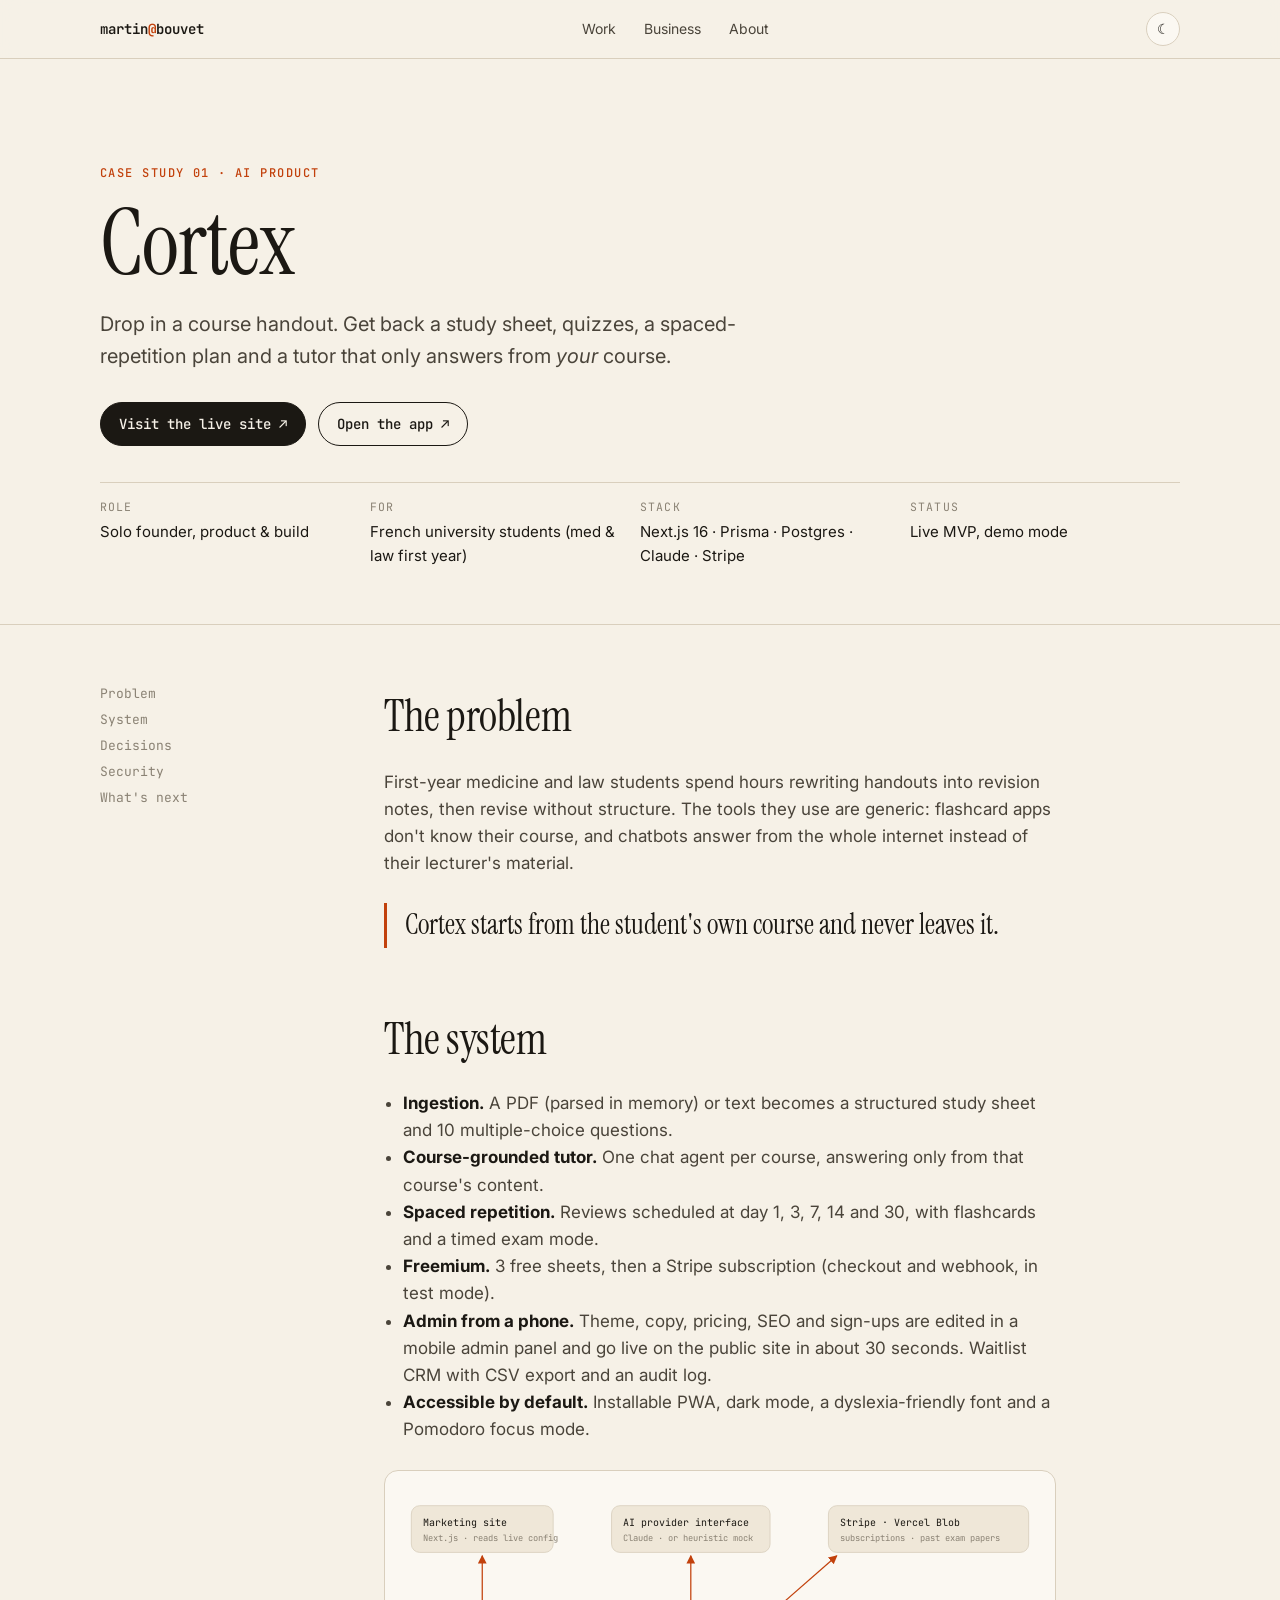
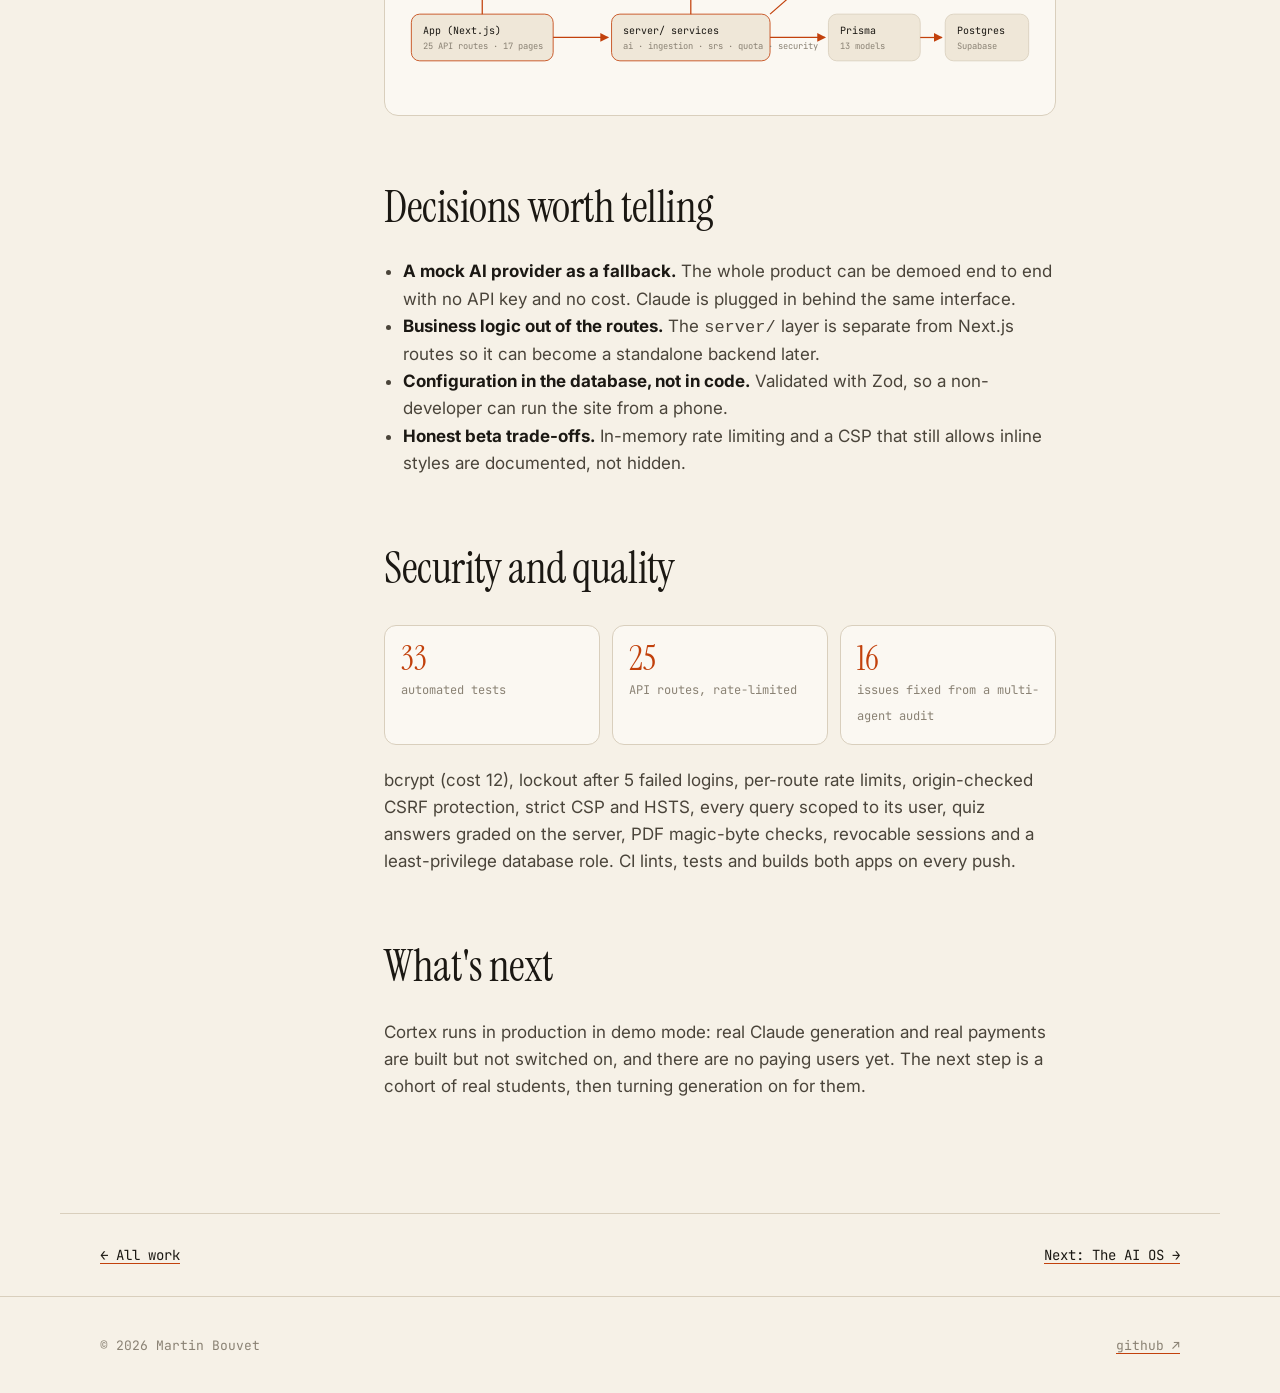
<file: work/cortex.html>
<!doctype html>
<html lang="en">
<head>
<meta charset="utf-8">
<meta name="viewport" content="width=device-width, initial-scale=1, viewport-fit=cover">
<title>Cortex — AI revision platform · Martin Bouvet</title>
<meta name="description" content="Case study: Cortex turns any course material into a study sheet, quizzes, spaced repetition and a course-grounded AI tutor. Next.js monorepo, Claude, Stripe.">
<meta property="og:title" content="Cortex — AI revision platform · Martin Bouvet">
<meta property="og:description" content="Case study: Cortex turns any course material into a study sheet, quizzes, spaced repetition and a course-grounded AI tutor. Next.js monorepo, Claude, Stripe.">
<meta property="og:type" content="article">
<meta property="og:image" content="https://martinbouvet2000-tech.github.io/assets/og.png">
<meta name="twitter:card" content="summary_large_image">
<meta name="twitter:image" content="https://martinbouvet2000-tech.github.io/assets/og.png">
<link rel="preconnect" href="https://fonts.googleapis.com"><link rel="preconnect" href="https://fonts.gstatic.com" crossorigin>
<link href="https://fonts.googleapis.com/css2?family=Instrument+Serif:ital@0;1&family=Inter:wght@400;500;600&family=JetBrains+Mono:wght@400;500&display=swap" rel="stylesheet">
<link rel="stylesheet" href="../assets/style.css">
<link rel="icon" href="../assets/favicon.svg">
</head>
<body>
<nav class="nav"><div class="wrap">
  <a class="brand" href="../">martin<b>@</b>bouvet</a>
  <ul><li><a href="../#work">Work</a></li><li class="hide-s"><a href="../#business">Business</a></li><li><a href="../#about">About</a></li></ul>
  <button class="theme-btn" aria-label="Toggle theme">☾</button>
</div></nav>

<header class="cs-hero"><div class="wrap">
  <span class="kicker">Case study 01 · AI product</span>
  <h1>Cortex</h1>
  <p class="lede">Drop in a course handout. Get back a study sheet, quizzes, a spaced-repetition plan and a tutor that only answers from <em>your</em> course.</p>
  <div class="cta">
    <a class="btn primary" href="https://cortex-revisions.vercel.app" target="_blank" rel="noopener">Visit the live site ↗</a>
    <a class="btn" href="https://cortex-revisions-app.vercel.app" target="_blank" rel="noopener">Open the app ↗</a>
  </div>
  <dl class="cs-facts">
    <div><dt>Role</dt><dd>Solo founder, product &amp; build</dd></div>
    <div><dt>For</dt><dd>French university students (med &amp; law first year)</dd></div>
    <div><dt>Stack</dt><dd>Next.js 16 · Prisma · Postgres · Claude · Stripe</dd></div>
    <div><dt>Status</dt><dd>Live MVP, demo mode</dd></div>
  </dl>
</div></header>

<div class="wrap cs-body">
  <aside class="cs-toc"><a href="#problem">Problem</a><a href="#system">System</a><a href="#decisions">Decisions</a><a href="#security">Security</a><a href="#lessons">What's next</a></aside>
  <article class="prose">
    <h2 id="problem">The problem</h2>
    <p>First-year medicine and law students spend hours rewriting handouts into revision notes, then revise without structure. The tools they use are generic: flashcard apps don't know their course, and chatbots answer from the whole internet instead of their lecturer's material.</p>
    <p class="callout">Cortex starts from the student's own course and never leaves it.</p>

    <h2 id="system">The system</h2>
    <ul>
      <li><strong>Ingestion.</strong> A PDF (parsed in memory) or text becomes a structured study sheet and 10 multiple-choice questions.</li>
      <li><strong>Course-grounded tutor.</strong> One chat agent per course, answering only from that course's content.</li>
      <li><strong>Spaced repetition.</strong> Reviews scheduled at day 1, 3, 7, 14 and 30, with flashcards and a timed exam mode.</li>
      <li><strong>Freemium.</strong> 3 free sheets, then a Stripe subscription (checkout and webhook, in test mode).</li>
      <li><strong>Admin from a phone.</strong> Theme, copy, pricing, SEO and sign-ups are edited in a mobile admin panel and go live on the public site in about 30 seconds. Waitlist CRM with CSV export and an audit log.</li>
      <li><strong>Accessible by default.</strong> Installable PWA, dark mode, a dyslexia-friendly font and a Pomodoro focus mode.</li>
    </ul>
    <div class="diagram" role="img" aria-label="Architecture: marketing site reads live config from the app; app routes call server services, then Prisma and Postgres; AI provider is Claude or a mock.">
      <svg viewBox="0 0 760 250">
        <defs><marker id="arr" viewBox="0 0 10 10" refX="9" refY="5" markerWidth="7" markerHeight="7" orient="auto"><path d="M0 0L10 5L0 10z"/></marker></defs>
        <rect class="box" x="10" y="20" width="170" height="56" rx="10"/><text x="24" y="44">Marketing site</text><text class="sub" x="24" y="62">Next.js · reads live config</text>
        <rect class="box hot" x="10" y="150" width="170" height="56" rx="10"/><text x="24" y="174">App (Next.js)</text><text class="sub" x="24" y="192">25 API routes · 17 pages</text>
        <rect class="box hot" x="250" y="150" width="190" height="56" rx="10"/><text x="264" y="174">server/ services</text><text class="sub" x="264" y="192">ai · ingestion · srs · quota · security</text>
        <rect class="box" x="510" y="150" width="110" height="56" rx="10"/><text x="524" y="174">Prisma</text><text class="sub" x="524" y="192">13 models</text>
        <rect class="box" x="650" y="150" width="100" height="56" rx="10"/><text x="664" y="174">Postgres</text><text class="sub" x="664" y="192">Supabase</text>
        <rect class="box" x="250" y="20" width="190" height="56" rx="10"/><text x="264" y="44">AI provider interface</text><text class="sub" x="264" y="62">Claude · or heuristic mock</text>
        <rect class="box" x="510" y="20" width="240" height="56" rx="10"/><text x="524" y="44">Stripe · Vercel Blob</text><text class="sub" x="524" y="62">subscriptions · past exam papers</text>
        <path class="edge" d="M95 150V80"/><path class="edge" d="M180 178H246"/><path class="edge" d="M440 178H506"/><path class="edge" d="M620 178H646"/>
        <path class="edge" d="M345 150V80"/><path class="edge" d="M440 150L520 80"/>
      </svg>
    </div>

    <h2 id="decisions">Decisions worth telling</h2>
    <ul>
      <li><strong>A mock AI provider as a fallback.</strong> The whole product can be demoed end to end with no API key and no cost. Claude is plugged in behind the same interface.</li>
      <li><strong>Business logic out of the routes.</strong> The <code>server/</code> layer is separate from Next.js routes so it can become a standalone backend later.</li>
      <li><strong>Configuration in the database, not in code.</strong> Validated with Zod, so a non-developer can run the site from a phone.</li>
      <li><strong>Honest beta trade-offs.</strong> In-memory rate limiting and a CSP that still allows inline styles are documented, not hidden.</li>
    </ul>

    <h2 id="security">Security and quality</h2>
    <div class="signals">
      <div><b>33</b><span>automated tests</span></div>
      <div><b>25</b><span>API routes, rate-limited</span></div>
      <div><b>16</b><span>issues fixed from a multi-agent audit</span></div>
    </div>
    <p>bcrypt (cost 12), lockout after 5 failed logins, per-route rate limits, origin-checked CSRF protection, strict CSP and HSTS, every query scoped to its user, quiz answers graded on the server, PDF magic-byte checks, revocable sessions and a least-privilege database role. CI lints, tests and builds both apps on every push.</p>

    <h2 id="lessons">What's next</h2>
    <p>Cortex runs in production in demo mode: real Claude generation and real payments are built but not switched on, and there are no paying users yet. The next step is a cohort of real students, then turning generation on for them.</p>
  </article>
</div>

<div class="wrap next-cs"><a href="../#work">← All work</a><a href="ai-os.html">Next: The AI OS →</a></div>
<footer><div class="wrap"><span>© 2026 Martin Bouvet</span><a href="https://github.com/martinbouvet2000-tech">github ↗</a></div></footer>
<script src="../assets/main.js"></script>
</body>
</html>
</file>
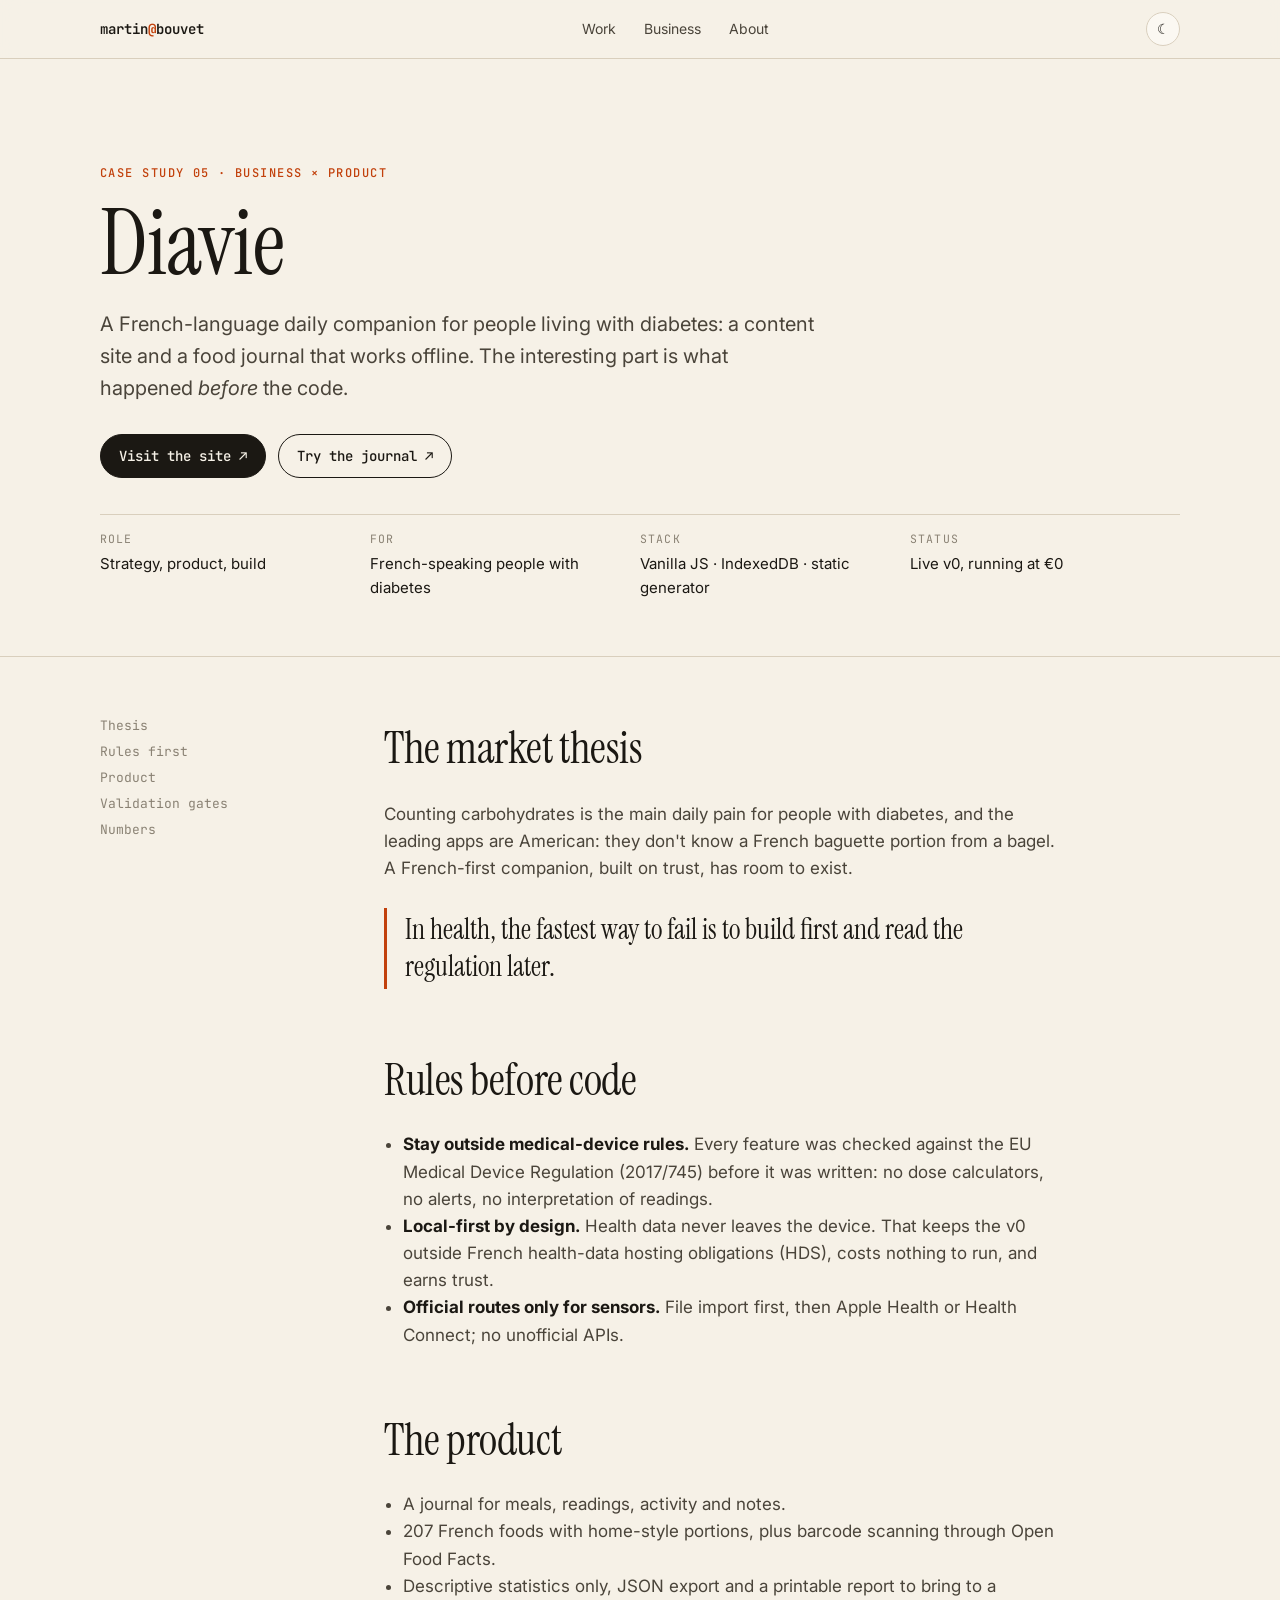
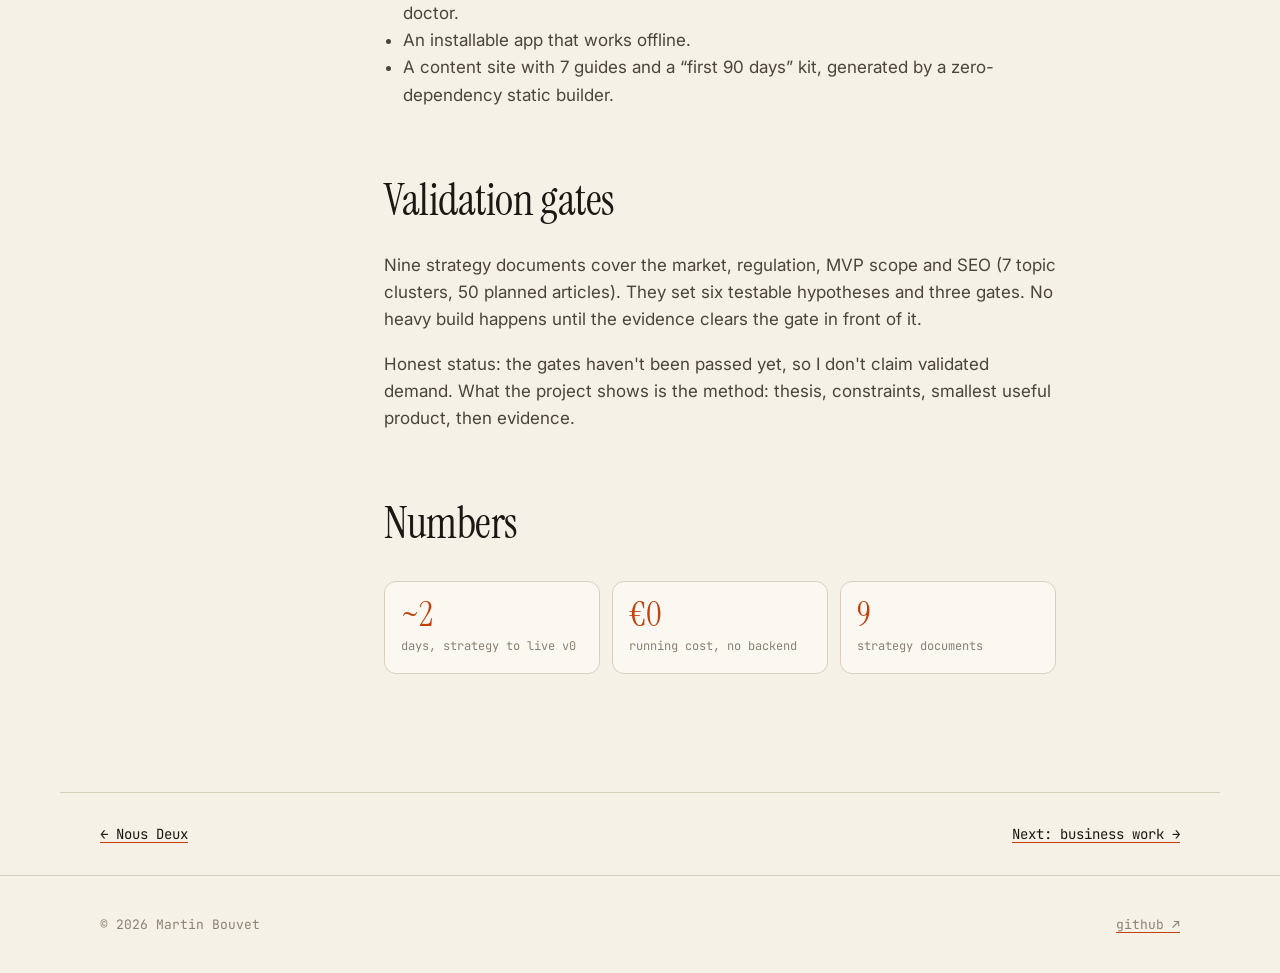
<file: work/diavie.html>
<!doctype html>
<html lang="en">
<head>
<meta charset="utf-8">
<meta name="viewport" content="width=device-width, initial-scale=1, viewport-fit=cover">
<title>Diavie — from market thesis to working product · Martin Bouvet</title>
<meta name="description" content="Case study: Diavie, a French-language companion for people living with diabetes. Regulation mapped before code, local-first by design, validation gates before any heavy build.">
<meta property="og:title" content="Diavie — from market thesis to working product · Martin Bouvet">
<meta property="og:description" content="Case study: Diavie, a French-language companion for people living with diabetes. Regulation mapped before code, local-first by design, validation gates before any heavy build.">
<meta property="og:type" content="article">
<meta property="og:image" content="https://martinbouvet2000-tech.github.io/assets/og.png">
<meta name="twitter:card" content="summary_large_image">
<meta name="twitter:image" content="https://martinbouvet2000-tech.github.io/assets/og.png">
<link rel="preconnect" href="https://fonts.googleapis.com"><link rel="preconnect" href="https://fonts.gstatic.com" crossorigin>
<link href="https://fonts.googleapis.com/css2?family=Instrument+Serif:ital@0;1&family=Inter:wght@400;500;600&family=JetBrains+Mono:wght@400;500&display=swap" rel="stylesheet">
<link rel="stylesheet" href="../assets/style.css">
<link rel="icon" href="../assets/favicon.svg">
</head>
<body>
<nav class="nav"><div class="wrap">
  <a class="brand" href="../">martin<b>@</b>bouvet</a>
  <ul><li><a href="../#work">Work</a></li><li class="hide-s"><a href="../#business">Business</a></li><li><a href="../#about">About</a></li></ul>
  <button class="theme-btn" aria-label="Toggle theme">☾</button>
</div></nav>

<header class="cs-hero"><div class="wrap">
  <span class="kicker">Case study 05 · Business × product</span>
  <h1>Diavie</h1>
  <p class="lede">A French-language daily companion for people living with diabetes: a content site and a food journal that works offline. The interesting part is what happened <em>before</em> the code.</p>
  <div class="cta">
    <a class="btn primary" href="https://martinbouvet2000-tech.github.io/Diabete/" target="_blank" rel="noopener">Visit the site ↗</a>
    <a class="btn" href="https://martinbouvet2000-tech.github.io/Diabete/app/" target="_blank" rel="noopener">Try the journal ↗</a>
  </div>
  <dl class="cs-facts">
    <div><dt>Role</dt><dd>Strategy, product, build</dd></div>
    <div><dt>For</dt><dd>French-speaking people with diabetes</dd></div>
    <div><dt>Stack</dt><dd>Vanilla JS · IndexedDB · static generator</dd></div>
    <div><dt>Status</dt><dd>Live v0, running at €0</dd></div>
  </dl>
</div></header>

<div class="wrap cs-body">
  <aside class="cs-toc"><a href="#thesis">Thesis</a><a href="#rules">Rules first</a><a href="#product">Product</a><a href="#gates">Validation gates</a><a href="#numbers">Numbers</a></aside>
  <article class="prose">
    <h2 id="thesis">The market thesis</h2>
    <p>Counting carbohydrates is the main daily pain for people with diabetes, and the leading apps are American: they don't know a French baguette portion from a bagel. A French-first companion, built on trust, has room to exist.</p>
    <p class="callout">In health, the fastest way to fail is to build first and read the regulation later.</p>

    <h2 id="rules">Rules before code</h2>
    <ul>
      <li><strong>Stay outside medical-device rules.</strong> Every feature was checked against the EU Medical Device Regulation (2017/745) before it was written: no dose calculators, no alerts, no interpretation of readings.</li>
      <li><strong>Local-first by design.</strong> Health data never leaves the device. That keeps the v0 outside French health-data hosting obligations (HDS), costs nothing to run, and earns trust.</li>
      <li><strong>Official routes only for sensors.</strong> File import first, then Apple Health or Health Connect; no unofficial APIs.</li>
    </ul>

    <h2 id="product">The product</h2>
    <ul>
      <li>A journal for meals, readings, activity and notes.</li>
      <li>207 French foods with home-style portions, plus barcode scanning through Open Food Facts.</li>
      <li>Descriptive statistics only, JSON export and a printable report to bring to a doctor.</li>
      <li>An installable app that works offline.</li>
      <li>A content site with 7 guides and a “first 90 days” kit, generated by a zero-dependency static builder.</li>
    </ul>

    <h2 id="gates">Validation gates</h2>
    <p>Nine strategy documents cover the market, regulation, MVP scope and SEO (7 topic clusters, 50 planned articles). They set six testable hypotheses and three gates. No heavy build happens until the evidence clears the gate in front of it.</p>
    <p>Honest status: the gates haven't been passed yet, so I don't claim validated demand. What the project shows is the method: thesis, constraints, smallest useful product, then evidence.</p>

    <h2 id="numbers">Numbers</h2>
    <div class="signals">
      <div><b>~2</b><span>days, strategy to live v0</span></div>
      <div><b>€0</b><span>running cost, no backend</span></div>
      <div><b>9</b><span>strategy documents</span></div>
    </div>
  </article>
</div>

<div class="wrap next-cs"><a href="nous-deux.html">← Nous Deux</a><a href="../#business">Next: business work →</a></div>
<footer><div class="wrap"><span>© 2026 Martin Bouvet</span><a href="https://github.com/martinbouvet2000-tech">github ↗</a></div></footer>
<script src="../assets/main.js"></script>
</body>
</html>
</file>
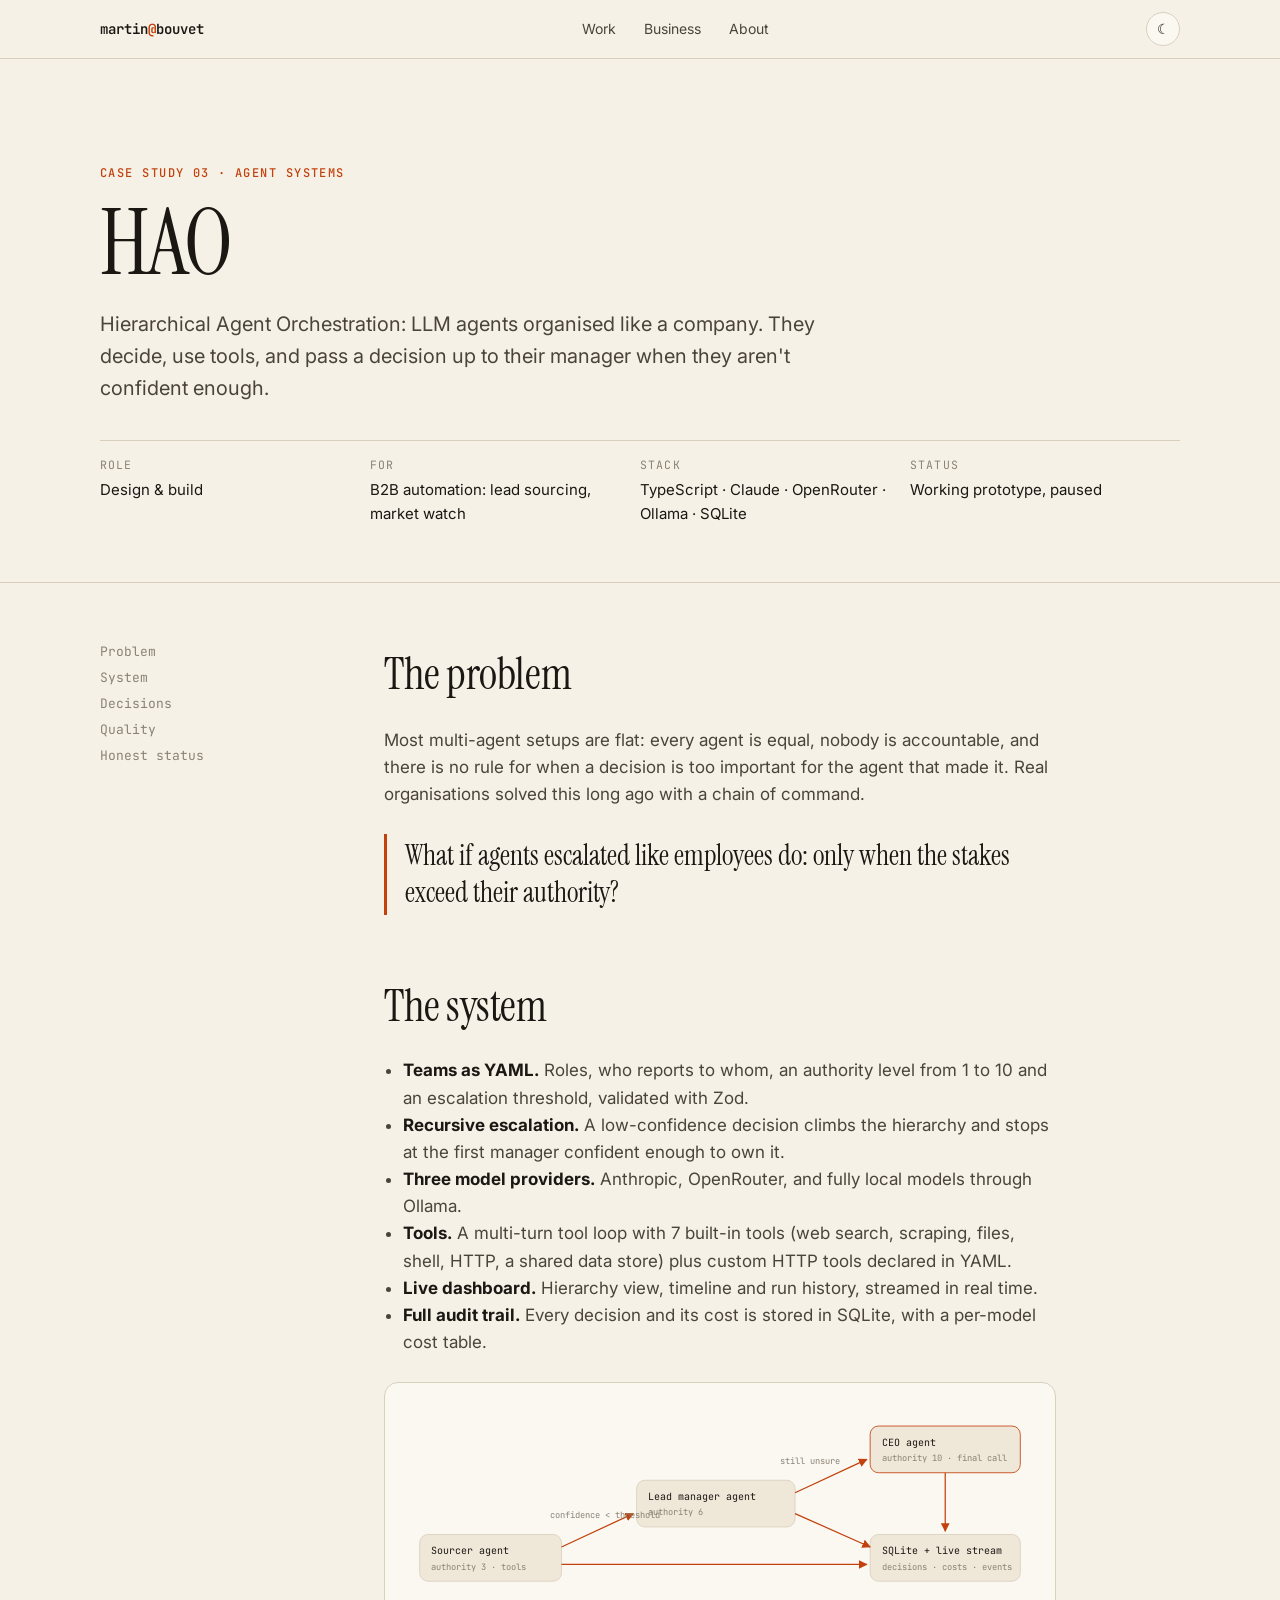
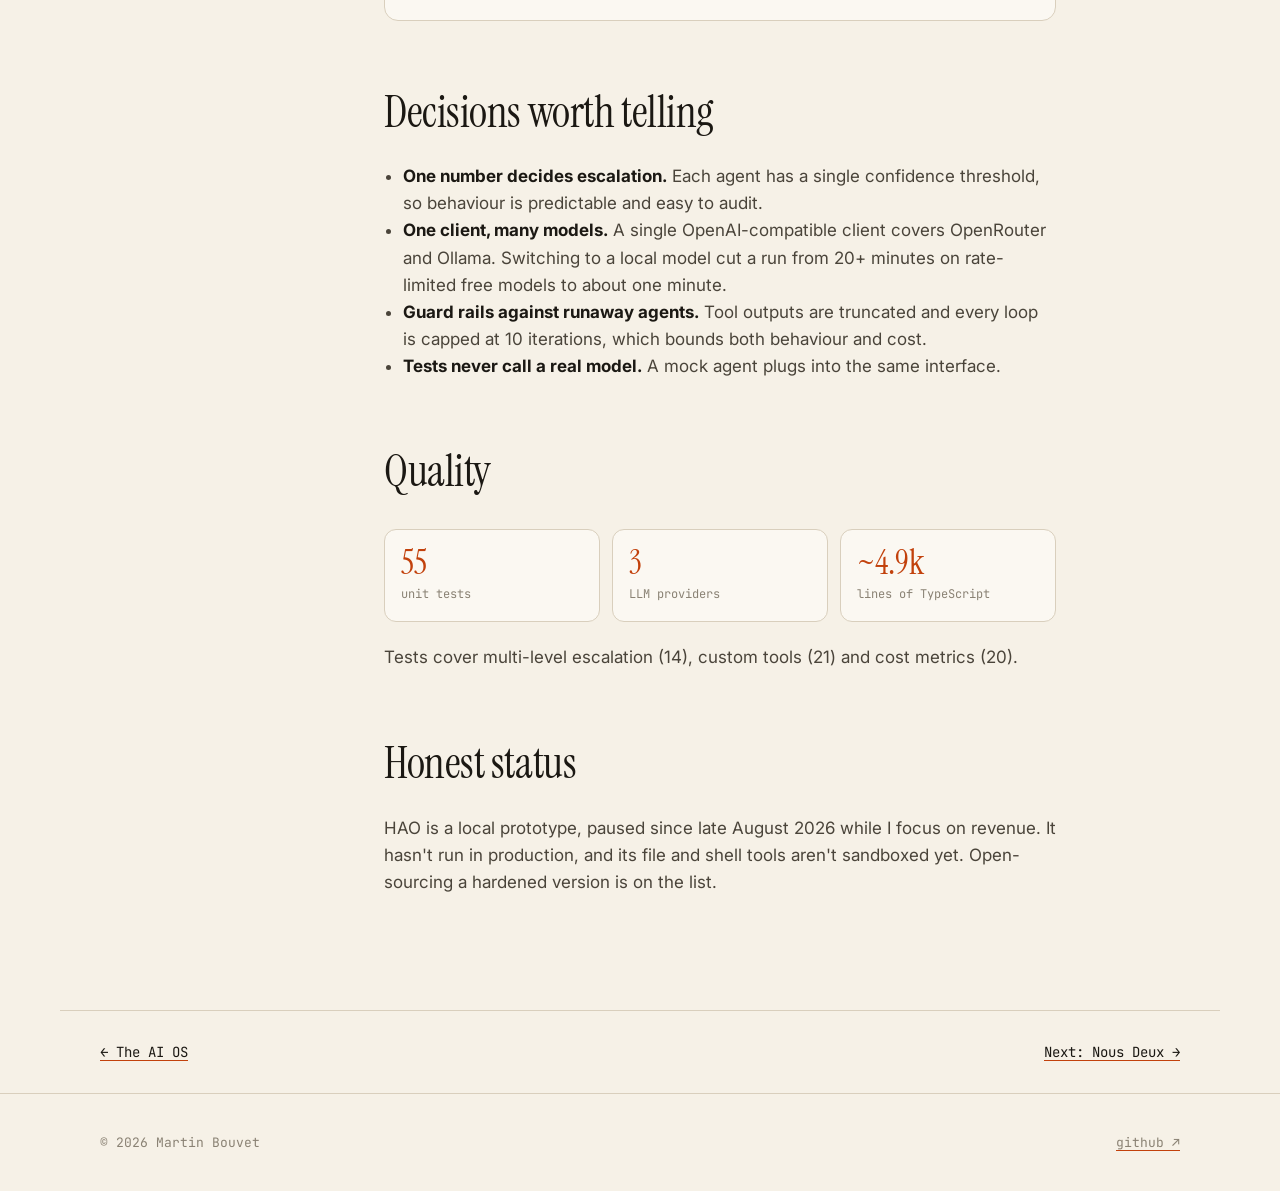
<file: work/hao.html>
<!doctype html>
<html lang="en">
<head>
<meta charset="utf-8">
<meta name="viewport" content="width=device-width, initial-scale=1, viewport-fit=cover">
<title>HAO — Hierarchical Agent Orchestration · Martin Bouvet</title>
<meta name="description" content="Case study: HAO runs LLM agents as an org chart. Agents decide, use tools, and escalate to their manager when confidence is too low. TypeScript, Claude, OpenRouter, Ollama.">
<meta property="og:title" content="HAO — Hierarchical Agent Orchestration · Martin Bouvet">
<meta property="og:description" content="Case study: HAO runs LLM agents as an org chart. Agents decide, use tools, and escalate to their manager when confidence is too low. TypeScript, Claude, OpenRouter, Ollama.">
<meta property="og:type" content="article">
<meta property="og:image" content="https://martinbouvet2000-tech.github.io/assets/og.png">
<meta name="twitter:card" content="summary_large_image">
<meta name="twitter:image" content="https://martinbouvet2000-tech.github.io/assets/og.png">
<link rel="preconnect" href="https://fonts.googleapis.com"><link rel="preconnect" href="https://fonts.gstatic.com" crossorigin>
<link href="https://fonts.googleapis.com/css2?family=Instrument+Serif:ital@0;1&family=Inter:wght@400;500;600&family=JetBrains+Mono:wght@400;500&display=swap" rel="stylesheet">
<link rel="stylesheet" href="../assets/style.css">
<link rel="icon" href="../assets/favicon.svg">
</head>
<body>
<nav class="nav"><div class="wrap">
  <a class="brand" href="../">martin<b>@</b>bouvet</a>
  <ul><li><a href="../#work">Work</a></li><li class="hide-s"><a href="../#business">Business</a></li><li><a href="../#about">About</a></li></ul>
  <button class="theme-btn" aria-label="Toggle theme">☾</button>
</div></nav>

<header class="cs-hero"><div class="wrap">
  <span class="kicker">Case study 03 · Agent systems</span>
  <h1>HAO</h1>
  <p class="lede">Hierarchical Agent Orchestration: LLM agents organised like a company. They decide, use tools, and pass a decision up to their manager when they aren't confident enough.</p>
  <dl class="cs-facts">
    <div><dt>Role</dt><dd>Design &amp; build</dd></div>
    <div><dt>For</dt><dd>B2B automation: lead sourcing, market watch</dd></div>
    <div><dt>Stack</dt><dd>TypeScript · Claude · OpenRouter · Ollama · SQLite</dd></div>
    <div><dt>Status</dt><dd>Working prototype, paused</dd></div>
  </dl>
</div></header>

<div class="wrap cs-body">
  <aside class="cs-toc"><a href="#problem">Problem</a><a href="#system">System</a><a href="#decisions">Decisions</a><a href="#quality">Quality</a><a href="#next">Honest status</a></aside>
  <article class="prose">
    <h2 id="problem">The problem</h2>
    <p>Most multi-agent setups are flat: every agent is equal, nobody is accountable, and there is no rule for when a decision is too important for the agent that made it. Real organisations solved this long ago with a chain of command.</p>
    <p class="callout">What if agents escalated like employees do: only when the stakes exceed their authority?</p>

    <h2 id="system">The system</h2>
    <ul>
      <li><strong>Teams as YAML.</strong> Roles, who reports to whom, an authority level from 1 to 10 and an escalation threshold, validated with Zod.</li>
      <li><strong>Recursive escalation.</strong> A low-confidence decision climbs the hierarchy and stops at the first manager confident enough to own it.</li>
      <li><strong>Three model providers.</strong> Anthropic, OpenRouter, and fully local models through Ollama.</li>
      <li><strong>Tools.</strong> A multi-turn tool loop with 7 built-in tools (web search, scraping, files, shell, HTTP, a shared data store) plus custom HTTP tools declared in YAML.</li>
      <li><strong>Live dashboard.</strong> Hierarchy view, timeline and run history, streamed in real time.</li>
      <li><strong>Full audit trail.</strong> Every decision and its cost is stored in SQLite, with a per-model cost table.</li>
    </ul>
    <div class="diagram" role="img" aria-label="Escalation: sourcer agent decides; if confidence is below threshold the decision goes to the lead manager, then to the CEO agent. Every step is logged to SQLite and streamed to the dashboard.">
      <svg viewBox="0 0 760 240">
        <defs><marker id="arr" viewBox="0 0 10 10" refX="9" refY="5" markerWidth="7" markerHeight="7" orient="auto"><path d="M0 0L10 5L0 10z"/></marker></defs>
        <rect class="box" x="20" y="160" width="170" height="56" rx="10"/><text x="34" y="184">Sourcer agent</text><text class="sub" x="34" y="202">authority 3 · tools</text>
        <rect class="box" x="280" y="95" width="190" height="56" rx="10"/><text x="294" y="119">Lead manager agent</text><text class="sub" x="294" y="137">authority 6</text>
        <rect class="box hot" x="560" y="30" width="180" height="56" rx="10"/><text x="574" y="54">CEO agent</text><text class="sub" x="574" y="72">authority 10 · final call</text>
        <path class="edge" d="M190 175L276 135"/><text class="sub" x="176" y="140">confidence &lt; threshold</text>
        <path class="edge" d="M470 110L556 70"/><text class="sub" x="452" y="76">still unsure</text>
        <rect class="box" x="560" y="160" width="180" height="56" rx="10"/><text x="574" y="184">SQLite + live stream</text><text class="sub" x="574" y="202">decisions · costs · events</text>
        <path class="edge" d="M190 196H556"/><path class="edge" d="M470 135L560 175"/><path class="edge" d="M650 86V156"/>
      </svg>
    </div>

    <h2 id="decisions">Decisions worth telling</h2>
    <ul>
      <li><strong>One number decides escalation.</strong> Each agent has a single confidence threshold, so behaviour is predictable and easy to audit.</li>
      <li><strong>One client, many models.</strong> A single OpenAI-compatible client covers OpenRouter and Ollama. Switching to a local model cut a run from 20+ minutes on rate-limited free models to about one minute.</li>
      <li><strong>Guard rails against runaway agents.</strong> Tool outputs are truncated and every loop is capped at 10 iterations, which bounds both behaviour and cost.</li>
      <li><strong>Tests never call a real model.</strong> A mock agent plugs into the same interface.</li>
    </ul>

    <h2 id="quality">Quality</h2>
    <div class="signals">
      <div><b>55</b><span>unit tests</span></div>
      <div><b>3</b><span>LLM providers</span></div>
      <div><b>~4.9k</b><span>lines of TypeScript</span></div>
    </div>
    <p>Tests cover multi-level escalation (14), custom tools (21) and cost metrics (20).</p>

    <h2 id="next">Honest status</h2>
    <p>HAO is a local prototype, paused since late August 2026 while I focus on revenue. It hasn't run in production, and its file and shell tools aren't sandboxed yet. Open-sourcing a hardened version is on the list.</p>
  </article>
</div>

<div class="wrap next-cs"><a href="ai-os.html">← The AI OS</a><a href="nous-deux.html">Next: Nous Deux →</a></div>
<footer><div class="wrap"><span>© 2026 Martin Bouvet</span><a href="https://github.com/martinbouvet2000-tech">github ↗</a></div></footer>
<script src="../assets/main.js"></script>
</body>
</html>
</file>
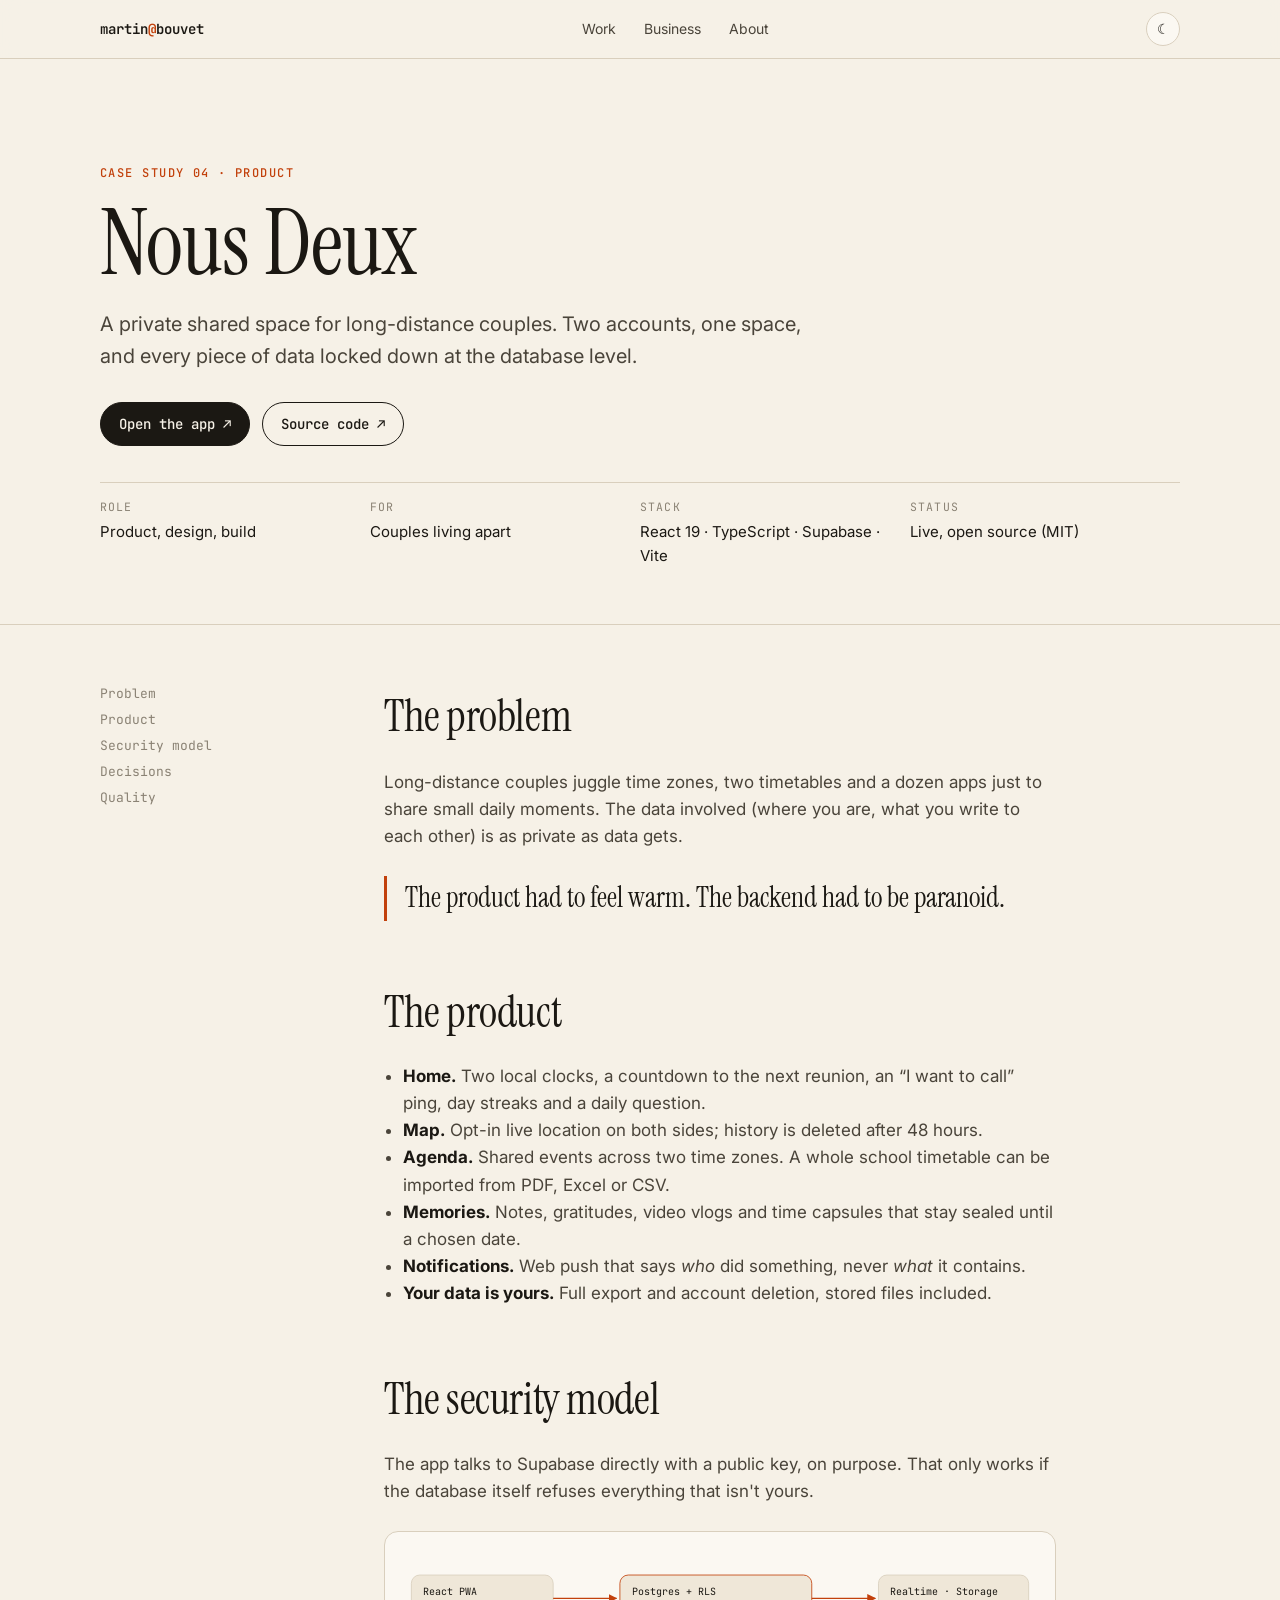
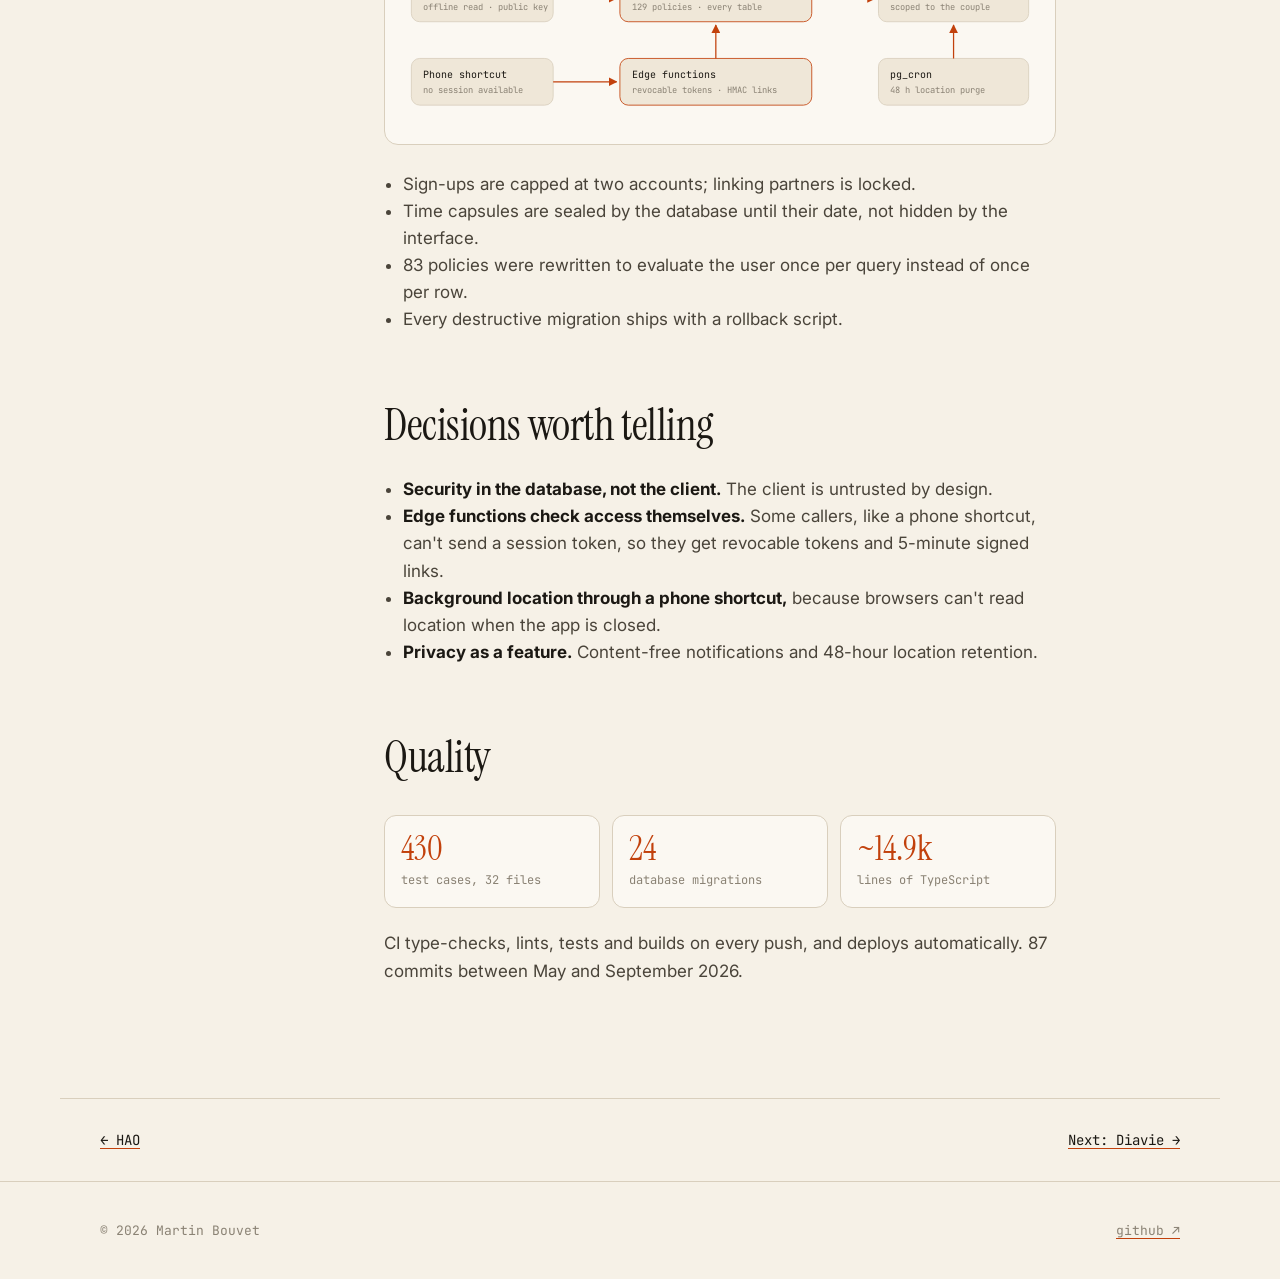
<file: work/nous-deux.html>
<!doctype html>
<html lang="en">
<head>
<meta charset="utf-8">
<meta name="viewport" content="width=device-width, initial-scale=1, viewport-fit=cover">
<title>Nous Deux — a private space for long-distance couples · Martin Bouvet</title>
<meta name="description" content="Case study: Nous Deux, a private PWA for long-distance couples. React 19, TypeScript, Supabase with row-level security on every table, 430 tests, CI on every push.">
<meta property="og:title" content="Nous Deux — a private space for long-distance couples · Martin Bouvet">
<meta property="og:description" content="Case study: Nous Deux, a private PWA for long-distance couples. React 19, TypeScript, Supabase with row-level security on every table, 430 tests, CI on every push.">
<meta property="og:type" content="article">
<meta property="og:image" content="https://martinbouvet2000-tech.github.io/assets/og.png">
<meta name="twitter:card" content="summary_large_image">
<meta name="twitter:image" content="https://martinbouvet2000-tech.github.io/assets/og.png">
<link rel="preconnect" href="https://fonts.googleapis.com"><link rel="preconnect" href="https://fonts.gstatic.com" crossorigin>
<link href="https://fonts.googleapis.com/css2?family=Instrument+Serif:ital@0;1&family=Inter:wght@400;500;600&family=JetBrains+Mono:wght@400;500&display=swap" rel="stylesheet">
<link rel="stylesheet" href="../assets/style.css">
<link rel="icon" href="../assets/favicon.svg">
</head>
<body>
<nav class="nav"><div class="wrap">
  <a class="brand" href="../">martin<b>@</b>bouvet</a>
  <ul><li><a href="../#work">Work</a></li><li class="hide-s"><a href="../#business">Business</a></li><li><a href="../#about">About</a></li></ul>
  <button class="theme-btn" aria-label="Toggle theme">☾</button>
</div></nav>

<header class="cs-hero"><div class="wrap">
  <span class="kicker">Case study 04 · Product</span>
  <h1>Nous Deux</h1>
  <p class="lede">A private shared space for long-distance couples. Two accounts, one space, and every piece of data locked down at the database level.</p>
  <div class="cta">
    <a class="btn primary" href="https://martinbouvet2000-tech.github.io/nous-deux/" target="_blank" rel="noopener">Open the app ↗</a>
    <a class="btn" href="https://github.com/martinbouvet2000-tech/nous-deux" target="_blank" rel="noopener">Source code ↗</a>
  </div>
  <dl class="cs-facts">
    <div><dt>Role</dt><dd>Product, design, build</dd></div>
    <div><dt>For</dt><dd>Couples living apart</dd></div>
    <div><dt>Stack</dt><dd>React 19 · TypeScript · Supabase · Vite</dd></div>
    <div><dt>Status</dt><dd>Live, open source (MIT)</dd></div>
  </dl>
</div></header>

<div class="wrap cs-body">
  <aside class="cs-toc"><a href="#problem">Problem</a><a href="#product">Product</a><a href="#security">Security model</a><a href="#decisions">Decisions</a><a href="#quality">Quality</a></aside>
  <article class="prose">
    <h2 id="problem">The problem</h2>
    <p>Long-distance couples juggle time zones, two timetables and a dozen apps just to share small daily moments. The data involved (where you are, what you write to each other) is as private as data gets.</p>
    <p class="callout">The product had to feel warm. The backend had to be paranoid.</p>

    <h2 id="product">The product</h2>
    <ul>
      <li><strong>Home.</strong> Two local clocks, a countdown to the next reunion, an “I want to call” ping, day streaks and a daily question.</li>
      <li><strong>Map.</strong> Opt-in live location on both sides; history is deleted after 48 hours.</li>
      <li><strong>Agenda.</strong> Shared events across two time zones. A whole school timetable can be imported from PDF, Excel or CSV.</li>
      <li><strong>Memories.</strong> Notes, gratitudes, video vlogs and time capsules that stay sealed until a chosen date.</li>
      <li><strong>Notifications.</strong> Web push that says <em>who</em> did something, never <em>what</em> it contains.</li>
      <li><strong>Your data is yours.</strong> Full export and account deletion, stored files included.</li>
    </ul>

    <h2 id="security">The security model</h2>
    <p>The app talks to Supabase directly with a public key, on purpose. That only works if the database itself refuses everything that isn't yours.</p>
    <div class="diagram" role="img" aria-label="React PWA calls Supabase with a public key; Postgres row-level security decides what each user can read; edge functions verify revocable tokens for callers without a session.">
      <svg viewBox="0 0 760 210">
        <defs><marker id="arr" viewBox="0 0 10 10" refX="9" refY="5" markerWidth="7" markerHeight="7" orient="auto"><path d="M0 0L10 5L0 10z"/></marker></defs>
        <rect class="box" x="10" y="30" width="170" height="56" rx="10"/><text x="24" y="54">React PWA</text><text class="sub" x="24" y="72">offline read · public key</text>
        <rect class="box hot" x="260" y="30" width="230" height="56" rx="10"/><text x="274" y="54">Postgres + RLS</text><text class="sub" x="274" y="72">129 policies · every table</text>
        <rect class="box" x="570" y="30" width="180" height="56" rx="10"/><text x="584" y="54">Realtime · Storage</text><text class="sub" x="584" y="72">scoped to the couple</text>
        <rect class="box" x="10" y="130" width="170" height="56" rx="10"/><text x="24" y="154">Phone shortcut</text><text class="sub" x="24" y="172">no session available</text>
        <rect class="box hot" x="260" y="130" width="230" height="56" rx="10"/><text x="274" y="154">Edge functions</text><text class="sub" x="274" y="172">revocable tokens · HMAC links</text>
        <rect class="box" x="570" y="130" width="180" height="56" rx="10"/><text x="584" y="154">pg_cron</text><text class="sub" x="584" y="172">48 h location purge</text>
        <path class="edge" d="M180 58H256"/><path class="edge" d="M490 58H566"/><path class="edge" d="M180 158H256"/><path class="edge" d="M375 130V90"/><path class="edge" d="M660 130V90"/>
      </svg>
    </div>
    <ul>
      <li>Sign-ups are capped at two accounts; linking partners is locked.</li>
      <li>Time capsules are sealed by the database until their date, not hidden by the interface.</li>
      <li>83 policies were rewritten to evaluate the user once per query instead of once per row.</li>
      <li>Every destructive migration ships with a rollback script.</li>
    </ul>

    <h2 id="decisions">Decisions worth telling</h2>
    <ul>
      <li><strong>Security in the database, not the client.</strong> The client is untrusted by design.</li>
      <li><strong>Edge functions check access themselves.</strong> Some callers, like a phone shortcut, can't send a session token, so they get revocable tokens and 5-minute signed links.</li>
      <li><strong>Background location through a phone shortcut,</strong> because browsers can't read location when the app is closed.</li>
      <li><strong>Privacy as a feature.</strong> Content-free notifications and 48-hour location retention.</li>
    </ul>

    <h2 id="quality">Quality</h2>
    <div class="signals">
      <div><b>430</b><span>test cases, 32 files</span></div>
      <div><b>24</b><span>database migrations</span></div>
      <div><b>~14.9k</b><span>lines of TypeScript</span></div>
    </div>
    <p>CI type-checks, lints, tests and builds on every push, and deploys automatically. 87 commits between May and September 2026.</p>
  </article>
</div>

<div class="wrap next-cs"><a href="hao.html">← HAO</a><a href="diavie.html">Next: Diavie →</a></div>
<footer><div class="wrap"><span>© 2026 Martin Bouvet</span><a href="https://github.com/martinbouvet2000-tech">github ↗</a></div></footer>
<script src="../assets/main.js"></script>
</body>
</html>
</file>
<file: assets/style.css>
/* Martin Bouvet — portfolio. Editorial × terminal. No build step. */
:root {
  --bg: #f6f1e7;
  --bg-2: #efe7d8;
  --ink: #1b1813;
  --ink-2: #4a443a;
  --mute: #8a8274;
  --line: #d9cfbd;
  --accent: #c2410c;
  --accent-2: #ea7a2e;
  --ok: #3f7d4e;
  --card: #fbf8f2;
  --serif: "Instrument Serif", "Iowan Old Style", Georgia, serif;
  --sans: "Inter", -apple-system, "Segoe UI", Helvetica, Arial, sans-serif;
  --mono: "JetBrains Mono", ui-monospace, SFMono-Regular, Consolas, monospace;
  --max: 1160px;
  --gutter: clamp(18px, 4vw, 40px);
  color-scheme: light;
}
@media (prefers-color-scheme: dark) {
  :root:not([data-theme="light"]) {
    --bg: #100e0b; --bg-2: #17140f; --ink: #f1ebdf; --ink-2: #c4bcad; --mute: #857d6f;
    --line: #2c2720; --accent: #f0883e; --accent-2: #ffa657; --ok: #7ee787; --card: #16130f;
    color-scheme: dark;
  }
}
:root[data-theme="dark"] {
  --bg: #100e0b; --bg-2: #17140f; --ink: #f1ebdf; --ink-2: #c4bcad; --mute: #857d6f;
  --line: #2c2720; --accent: #f0883e; --accent-2: #ffa657; --ok: #7ee787; --card: #16130f;
  color-scheme: dark;
}

* { box-sizing: border-box; }
html { scroll-behavior: smooth; }
body {
  margin: 0; background: var(--bg); color: var(--ink);
  font: 16px/1.6 var(--sans); -webkit-font-smoothing: antialiased;
}
img, svg { max-width: 100%; display: block; }
a { color: inherit; text-decoration-color: var(--accent); text-underline-offset: 3px; }
a:hover { color: var(--accent); }
::selection { background: var(--accent); color: var(--bg); }
.wrap { max-width: var(--max); margin: 0 auto; padding-inline: var(--gutter); }
.mono { font-family: var(--mono); }
.kicker {
  font: 500 12px/1 var(--mono); letter-spacing: .12em; text-transform: uppercase; color: var(--accent);
}
.mute { color: var(--mute); }

/* nav */
.nav {
  position: sticky; top: env(safe-area-inset-top, 0px); z-index: 10;
  backdrop-filter: blur(10px); background: color-mix(in srgb, var(--bg) 82%, transparent);
  border-bottom: 1px solid var(--line);
}
.nav .wrap { display: flex; align-items: center; justify-content: space-between; height: 58px; gap: 16px; }
.brand { font: 600 14px var(--mono); text-decoration: none; }
.brand b { color: var(--accent); }
.nav ul { display: flex; gap: clamp(12px, 2.4vw, 28px); list-style: none; margin: 0; padding: 0; font-size: 14px; }
.nav ul a { text-decoration: none; color: var(--ink-2); }
.theme-btn {
  border: 1px solid var(--line); background: var(--card); color: var(--ink);
  border-radius: 999px; width: 34px; height: 34px; cursor: pointer; font: 14px var(--mono);
}
@media (max-width: 640px) { .nav ul li.hide-s { display: none; } }

/* hero */
.hero { padding-block: clamp(48px, 9vw, 120px) clamp(40px, 6vw, 80px); }
.hero-grid { display: grid; grid-template-columns: 1.25fr 1fr; gap: clamp(28px, 5vw, 64px); align-items: center; }
@media (max-width: 880px) { .hero-grid { grid-template-columns: 1fr; } }
h1, h2, h3 { font-family: var(--serif); font-weight: 400; letter-spacing: -.01em; margin: 0; }
.hero h1 { font-size: clamp(46px, 7.4vw, 104px); line-height: .98; margin-block: 18px 26px; }
.hero h1 em { color: var(--accent); }
.lede { font-size: clamp(17px, 1.6vw, 20px); color: var(--ink-2); max-width: 36em; }
.cta { display: flex; flex-wrap: wrap; gap: 12px; margin-top: 30px; }
.btn {
  display: inline-flex; align-items: center; gap: 8px; padding: 12px 18px; border-radius: 999px;
  font: 500 14px var(--mono); text-decoration: none; border: 1px solid var(--ink);
}
.btn.primary { background: var(--ink); color: var(--bg); }
.btn.primary:hover { background: var(--accent); border-color: var(--accent); color: #fff; }

/* dial */
.dial-box { position: relative; }
.dial { width: 100%; max-width: 460px; margin-inline: auto; }
.dial .ring { fill: none; stroke: var(--line); }
.dial .night { fill: none; stroke: var(--ink); opacity: .07; }
.dial .tick { stroke: var(--mute); }
.dial .hour { font: 11px var(--mono); fill: var(--mute); }
.dial .job { fill: var(--accent); }
.dial .job-arc { fill: none; stroke: var(--accent); stroke-linecap: round; }
.dial .hand { stroke: var(--ink); stroke-width: 2; stroke-linecap: round; }
.dial .center { font: 400 34px var(--serif); fill: var(--ink); }
.dial .center-sub { font: 11px var(--mono); fill: var(--mute); letter-spacing: .1em; }
.dial .pulse { fill: var(--accent); opacity: .25; transform-box: fill-box; transform-origin: center; animation: pulse 2.4s ease-out infinite; }
@keyframes pulse { from { transform: scale(1); opacity: .35; } to { transform: scale(3); opacity: 0; } }
.legend { list-style: none; padding: 0; margin: 18px auto 0; max-width: 460px; font: 12.5px/1.5 var(--mono); color: var(--ink-2); }
.legend li { display: flex; gap: 10px; padding: 7px 0; border-top: 1px dashed var(--line); }
.legend time { color: var(--accent); min-width: 5.5em; }
.legend li.live time::after { content: " ●"; color: var(--ok); }

/* numbers */
/* status line: the control-room signal, in the page's own voice */
.status-line { display: inline-flex; align-items: center; gap: 9px; }
.status-line .dot {
  width: 7px; height: 7px; border-radius: 50%; background: var(--ok);
  box-shadow: 0 0 0 0 color-mix(in srgb, var(--ok) 70%, transparent);
  animation: ping 3.2s ease-out infinite;
}
@keyframes ping { 70%, 100% { box-shadow: 0 0 0 9px transparent; } }
@media (prefers-reduced-motion: reduce) { .status-line .dot { animation: none; } }

.numbers { border-block: 1px solid var(--line); background: var(--bg-2); }
.status-note { max-width: var(--max); margin: 0 auto; padding: 0 var(--gutter) 22px; }
.status-note span { font: 11px/1.5 var(--mono); color: var(--mute); letter-spacing: .04em; }
.numbers b[data-k="ci"], .numbers b[data-k="ship"] { font-size: clamp(26px, 3vw, 36px); }
.numbers b[data-k="ci"] { color: var(--ok); }
.numbers .wrap { display: grid; grid-template-columns: repeat(4, 1fr); }
.numbers div { padding: 26px 18px; border-left: 1px solid var(--line); }
.numbers div:first-child { border-left: 0; }
.numbers b { display: block; font: 400 clamp(34px, 4vw, 48px)/1 var(--serif); }
.numbers span { font: 12px var(--mono); color: var(--mute); }
@media (max-width: 720px) {
  .numbers .wrap { grid-template-columns: repeat(2, 1fr); }
  .numbers div:nth-child(3) { border-left: 0; }
  .numbers div:nth-child(n+3) { border-top: 1px solid var(--line); }
}

/* sections */
section.block { padding-block: clamp(64px, 9vw, 120px); }
.sec-head { display: flex; flex-wrap: wrap; align-items: end; justify-content: space-between; gap: 18px; margin-bottom: 40px; }
.sec-head h2 { font-size: clamp(36px, 5vw, 64px); line-height: 1; margin-top: 12px; }
.sec-head p { max-width: 30em; color: var(--ink-2); margin: 0; }

/* case cards */
.cases { display: grid; grid-template-columns: repeat(6, 1fr); gap: 18px; }
.case {
  grid-column: span 3; position: relative; display: flex; flex-direction: column; gap: 14px;
  padding: clamp(22px, 3vw, 32px); background: var(--card); border: 1px solid var(--line);
  border-radius: 18px; text-decoration: none; overflow: hidden;
  transition: transform .25s ease, border-color .25s ease;
}
.case:hover { transform: translateY(-3px); border-color: var(--accent); color: inherit; }
.case.wide { grid-column: span 6; }
.case.third { grid-column: span 2; }
@media (max-width: 880px) { .case, .case.third { grid-column: span 6; } }
.case h3 { font-size: clamp(28px, 3vw, 40px); line-height: 1.05; }
.case p { margin: 0; color: var(--ink-2); }
.case .meta { display: flex; flex-wrap: wrap; gap: 6px; margin-top: auto; }
.tag { font: 11.5px var(--mono); padding: 4px 9px; border-radius: 999px; border: 1px solid var(--line); color: var(--ink-2); }
.tag.live { border-color: var(--ok); color: var(--ok); }
.case .num { position: absolute; right: 22px; top: 18px; font: 12px var(--mono); color: var(--mute); }
.case .arrow { font: 13px var(--mono); color: var(--accent); }
.case-art { height: 150px; border-radius: 12px; background: var(--bg-2); border: 1px solid var(--line); overflow: hidden; }
.case-art svg { width: 100%; height: 100%; }

/* business strip */
.biz { display: grid; grid-template-columns: repeat(3, 1fr); gap: 18px; }
@media (max-width: 880px) { .biz { grid-template-columns: 1fr; } }
.biz article { border-top: 2px solid var(--ink); padding-top: 18px; }
.biz h3 { font-size: 28px; margin-bottom: 8px; }
.biz p { color: var(--ink-2); margin: 0 0 10px; }

/* other work */
.filters { display: flex; flex-wrap: wrap; gap: 8px; margin-bottom: 22px; }
.filters button {
  font: 12.5px var(--mono); padding: 7px 13px; border-radius: 999px; cursor: pointer;
  border: 1px solid var(--line); background: transparent; color: var(--ink-2);
}
.filters button[aria-pressed="true"] { background: var(--ink); color: var(--bg); border-color: var(--ink); }
.other { list-style: none; margin: 0; padding: 0; border-top: 1px solid var(--line); }
.other li { display: grid; grid-template-columns: 1.1fr 2fr auto; gap: 18px; padding: 16px 4px; border-bottom: 1px solid var(--line); align-items: baseline; }
.other li b { font-weight: 600; }
.other li span { color: var(--ink-2); font-size: 15px; }
.other li a { font: 12.5px var(--mono); white-space: nowrap; }
@media (max-width: 720px) { .other li { grid-template-columns: 1fr; gap: 4px; } }

/* about */
.about { display: grid; grid-template-columns: 1fr 1fr; gap: clamp(28px, 5vw, 64px); }
@media (max-width: 880px) { .about { grid-template-columns: 1fr; } }
.about .big { font: 400 clamp(28px, 3.4vw, 44px)/1.15 var(--serif); margin: 0; }
.about .big em { color: var(--accent); }
.timeline { list-style: none; margin: 0; padding: 0; font-size: 15px; }
.timeline li { display: grid; grid-template-columns: 7em 1fr; gap: 14px; padding: 12px 0; border-top: 1px solid var(--line); }
.timeline time { font: 12.5px var(--mono); color: var(--accent); }

footer { border-top: 1px solid var(--line); padding-block: 40px; font: 13px var(--mono); color: var(--mute); }
footer .wrap { display: flex; flex-wrap: wrap; justify-content: space-between; gap: 12px; }

/* case study pages */
.cs-hero { padding-block: clamp(48px, 8vw, 100px) 40px; border-bottom: 1px solid var(--line); }
.cs-hero h1 { font-size: clamp(44px, 7vw, 92px); line-height: 1; margin-block: 14px 20px; }
.cs-facts { display: grid; grid-template-columns: repeat(4, 1fr); gap: 0; margin-top: 36px; border-top: 1px solid var(--line); }
.cs-facts div { padding: 16px 16px 0 0; }
.cs-facts dt { font: 11.5px var(--mono); color: var(--mute); text-transform: uppercase; letter-spacing: .1em; }
.cs-facts dd { margin: 6px 0 0; font-size: 15px; }
@media (max-width: 720px) { .cs-facts { grid-template-columns: repeat(2, 1fr); } }
.cs-body { display: grid; grid-template-columns: 220px 1fr; gap: clamp(24px, 5vw, 72px); padding-block: 56px 96px; }
@media (max-width: 880px) { .cs-body { grid-template-columns: 1fr; } .cs-toc { display: none; } }
.cs-toc { position: sticky; top: 90px; align-self: start; font: 13px/2 var(--mono); }
.cs-toc a { text-decoration: none; color: var(--mute); display: block; }
.cs-toc a:hover { color: var(--accent); }
.prose { max-width: 42em; }
.prose h2 { font-size: clamp(30px, 3.6vw, 44px); margin: 56px 0 14px; }
.prose h2:first-child { margin-top: 0; }
.prose p, .prose li { color: var(--ink-2); font-size: 17px; }
.prose strong { color: var(--ink); }
.prose ul { padding-left: 1.2em; }
.diagram { margin: 26px 0; padding: 18px; border: 1px solid var(--line); border-radius: 14px; background: var(--card); overflow-x: auto; }
.diagram svg { min-width: 560px; }
.diagram .box { fill: var(--bg-2); stroke: var(--line); }
.diagram .box.hot { stroke: var(--accent); }
.diagram text { font: 12px var(--mono); fill: var(--ink); }
.diagram .sub { fill: var(--mute); font-size: 10.5px; }
.diagram .edge { stroke: var(--accent); fill: none; stroke-width: 1.5; marker-end: url(#arr); }
.diagram marker path { fill: var(--accent); }
.callout { border-left: 3px solid var(--accent); padding: 4px 0 4px 18px; margin: 26px 0; font: 400 24px/1.35 var(--serif); color: var(--ink); }
.signals { display: grid; grid-template-columns: repeat(3, 1fr); gap: 12px; margin: 22px 0; }
.signals div { background: var(--card); border: 1px solid var(--line); border-radius: 12px; padding: 16px; }
.signals b { display: block; font: 400 34px/1 var(--serif); color: var(--accent); }
.signals span { font: 12px var(--mono); color: var(--mute); }
@media (max-width: 720px) { .signals { grid-template-columns: 1fr 1fr; } }
/* Where a number came from, under the numbers it explains. */
.src { font: 11.5px/1.6 var(--mono); color: var(--mute); margin: -8px 0 26px; }
/* a date must break before it, never inside it */
.nb { white-space: nowrap; }
.next-cs { display: flex; justify-content: space-between; gap: 16px; border-top: 1px solid var(--line); padding-block: 32px; font: 14px var(--mono); }

/* reveal */
.js .reveal { opacity: 0; transform: translateY(14px); transition: opacity .7s ease, transform .7s ease; }
.js .reveal.in { opacity: 1; transform: none; }
@media (prefers-reduced-motion: reduce) {
  .js .reveal { opacity: 1; transform: none; transition: none; }
  .dial .pulse { animation: none; }
  html { scroll-behavior: auto; }
}

/* fixes: grid children may shrink; legend wraps; callout beats .prose p */
.hero-grid > *, .about > *, .cs-body > * { min-width: 0; }
.hero h1 { overflow-wrap: break-word; }
.legend li span { min-width: 0; overflow-wrap: anywhere; }
.prose .callout { font: 400 clamp(22px, 2.4vw, 28px)/1.3 var(--serif); color: var(--ink); }
.other li { grid-template-columns: minmax(0, 1.1fr) minmax(0, 2fr) 4.5em; }
.other li a { text-align: right; }
@media (max-width: 720px) { .other li { grid-template-columns: 1fr; } .other li a { text-align: left; } }
@media (max-width: 480px) { .nav ul { gap: 14px; } .legend time { min-width: 4.6em; } }

/* reading progress */
.progress { position: fixed; top: 0; left: 0; height: 2px; width: 0; background: var(--accent); z-index: 20; transition: width .1s linear; }
@media (prefers-reduced-motion: reduce) { .progress { transition: none; } }
</file>
